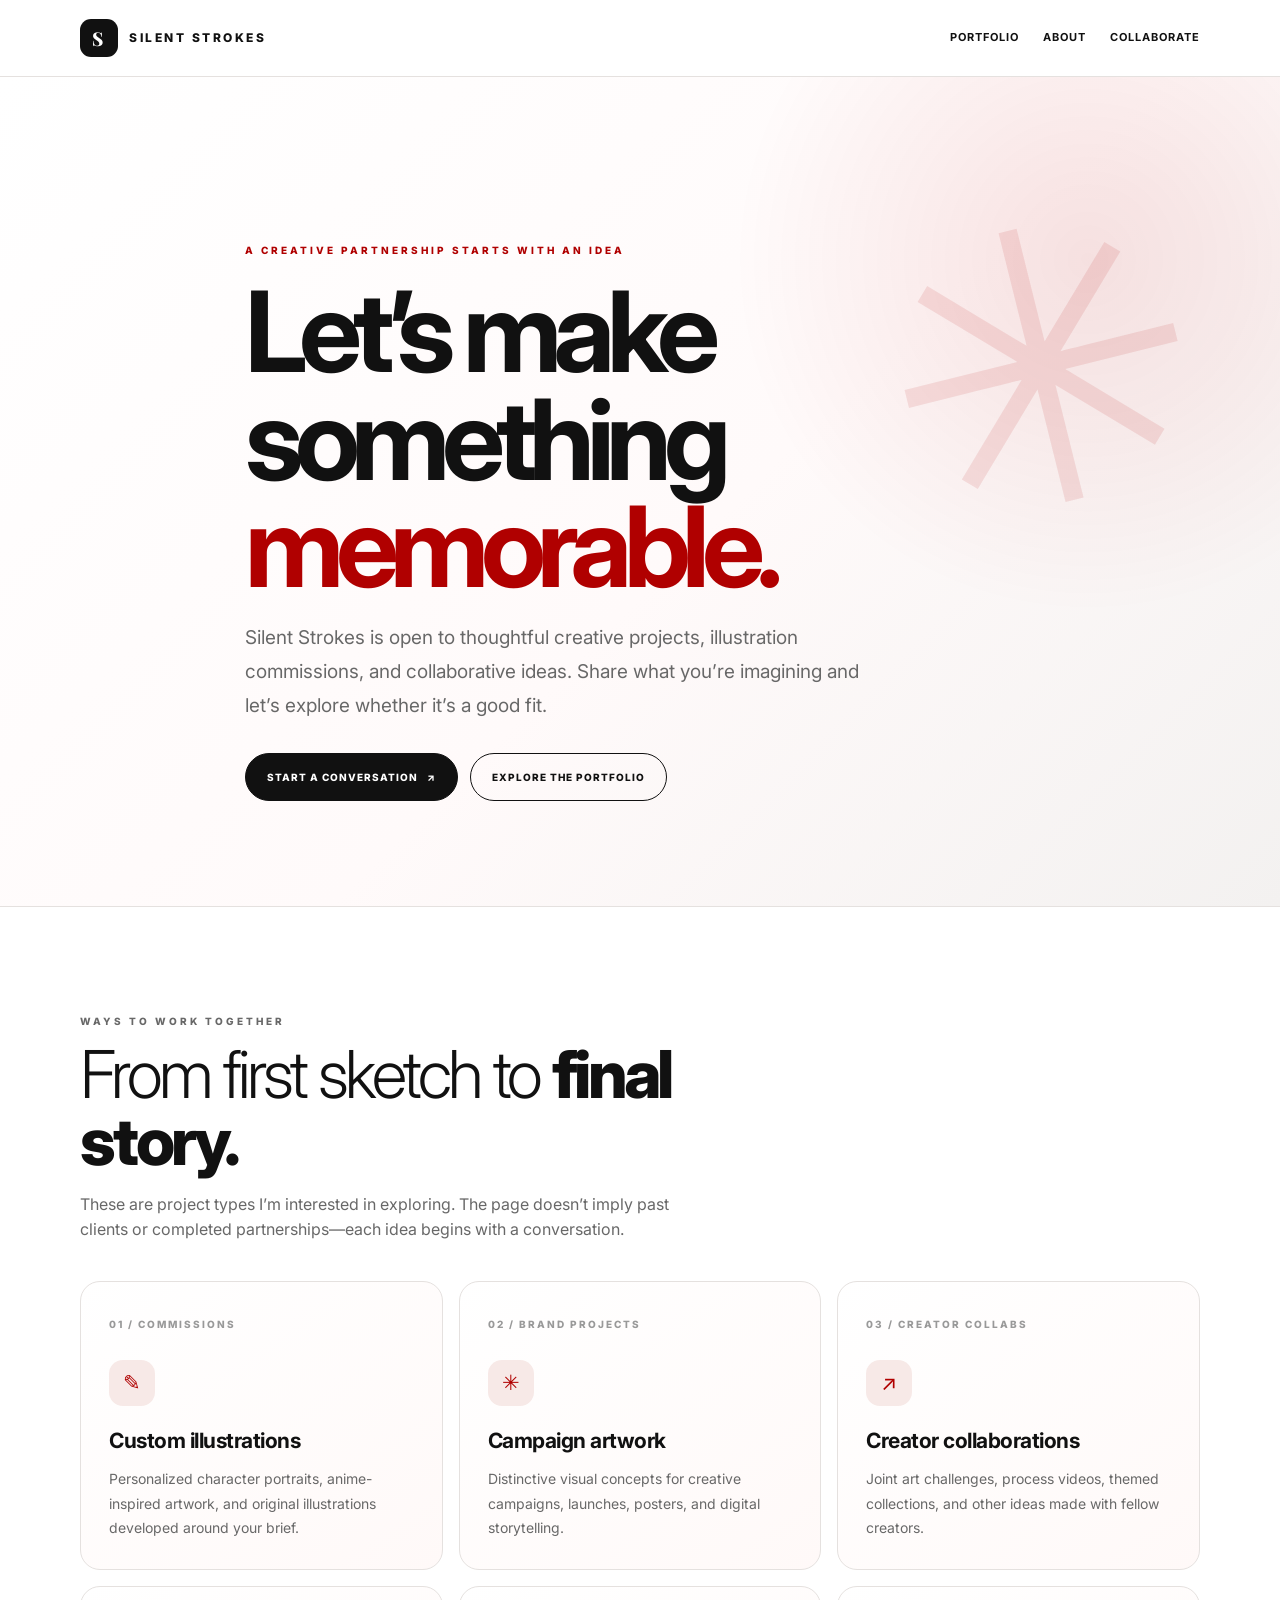
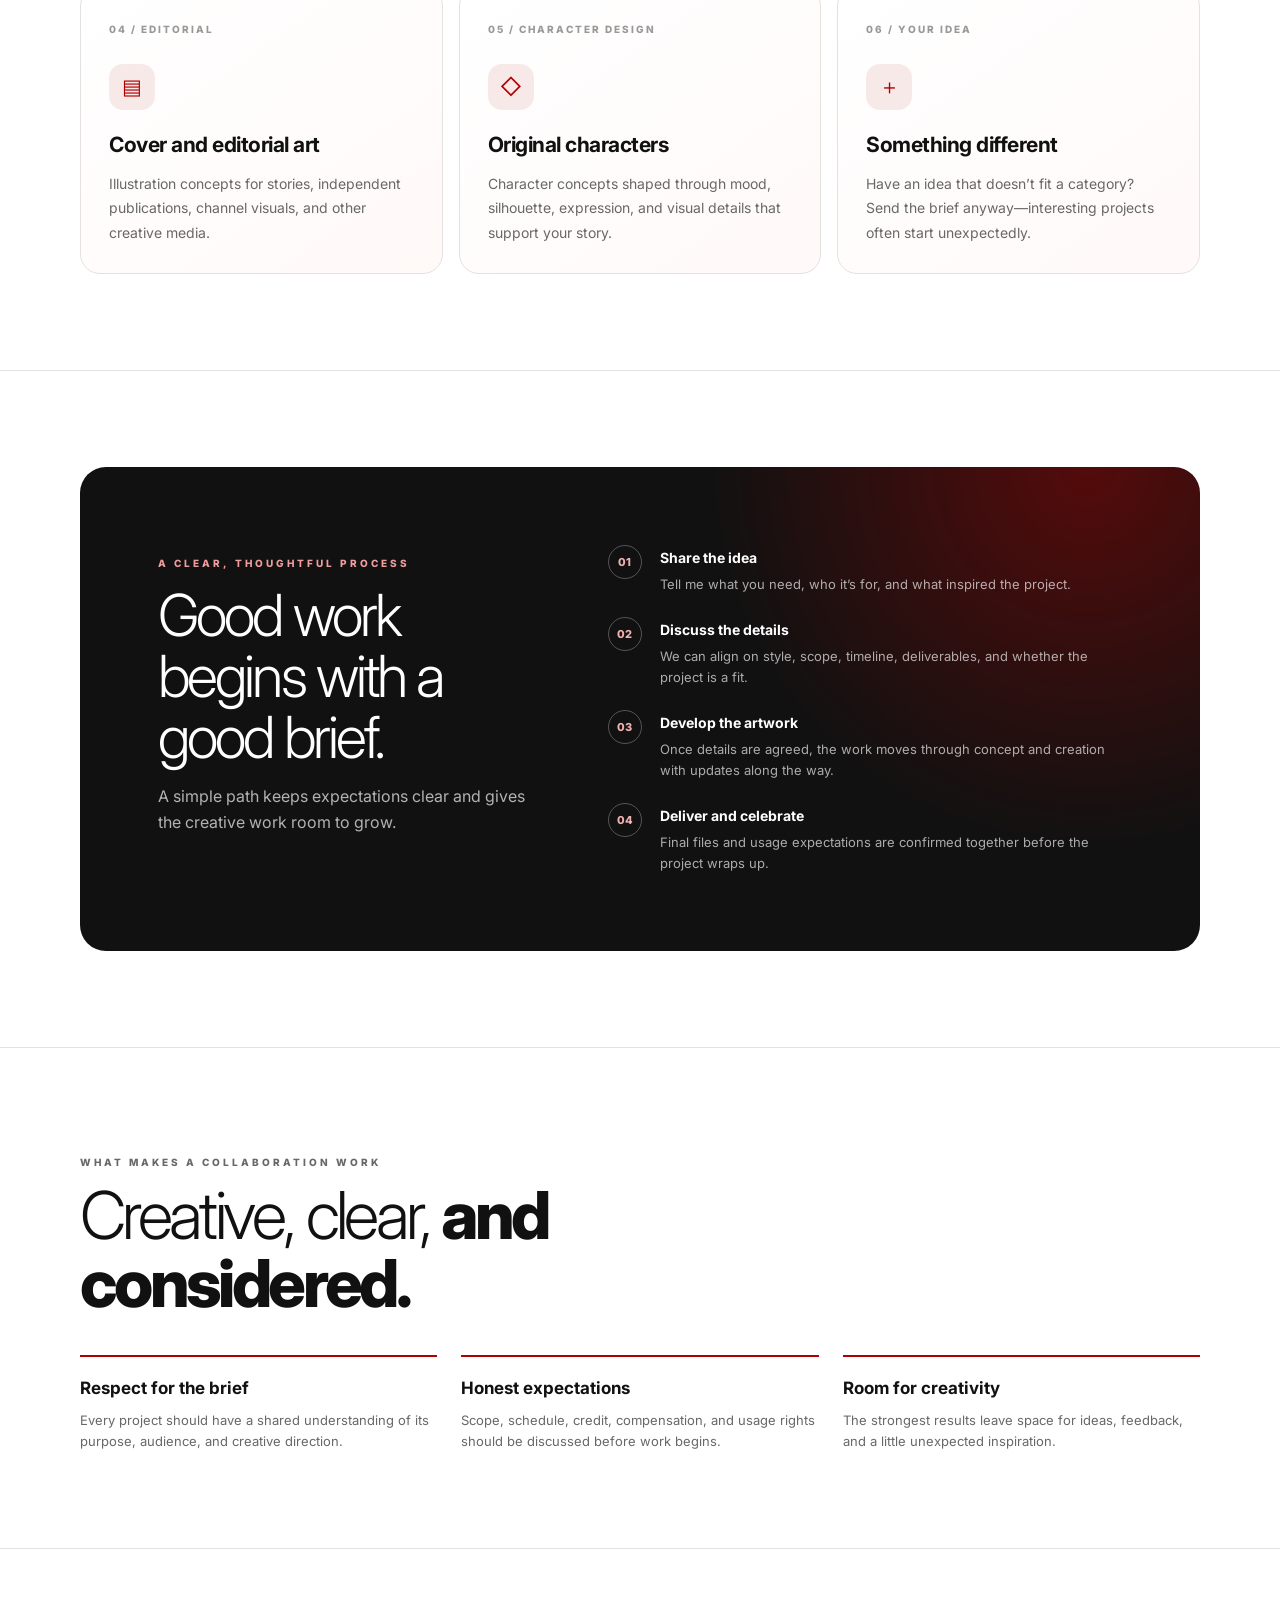
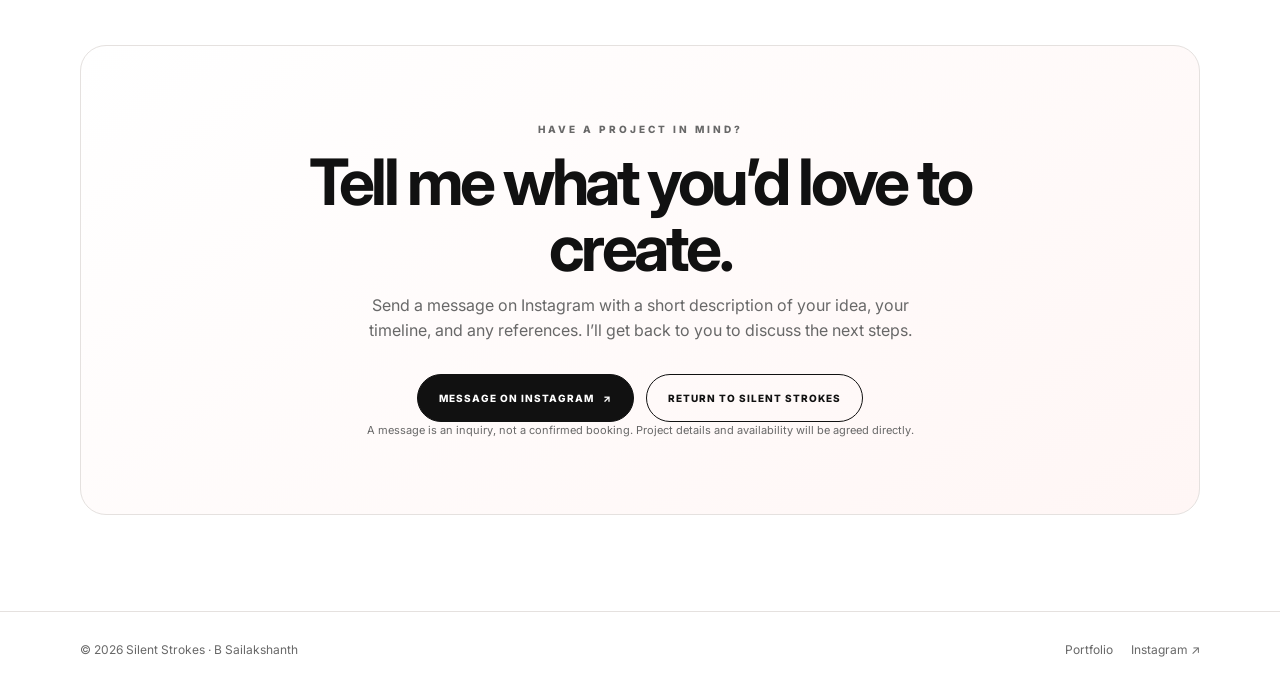
<file: collaborations.html>
<!DOCTYPE html>
<html lang="en">
<head>
  <meta charset="UTF-8">
  <meta name="viewport" content="width=device-width, initial-scale=1">
  <meta name="theme-color" content="#111111">
  <meta name="description" content="Explore collaboration opportunities with Silent Strokes, the art and creative project of B Sailakshanth.">
  <title>Collaborate — Silent Strokes</title>
  <link rel="preconnect" href="https://fonts.googleapis.com">
  <link rel="preconnect" href="https://fonts.gstatic.com" crossorigin>
  <link href="https://fonts.googleapis.com/css2?family=Inter:wght@300;400;500;600;700;800&family=Playfair+Display:ital,wght@0,400;0,500;0,600;1,400&display=swap" rel="stylesheet">
  <style>
    :root {
      color-scheme: light;
      --ink: #111;
      --muted: #686868;
      --line: #e5e1df;
      --paper: #fff;
      --soft: #faf7f6;
      --red: #b00000;
      --deep-red: #750000;
      --serif: "Playfair Display", Georgia, serif;
      --sans: Inter, "Segoe UI", Arial, sans-serif;
    }

    * { box-sizing: border-box; }
    html { scroll-behavior: smooth; scroll-padding-top: 90px; }
    body { margin: 0; color: var(--ink); background: var(--paper); font-family: var(--sans); line-height: 1.6; }
    a { color: inherit; text-decoration: none; }
    button, a { -webkit-tap-highlight-color: transparent; }
    .container { width: min(1120px, calc(100% - 44px)); margin-inline: auto; }
    .topbar { position: sticky; top: 0; z-index: 10; background: rgba(255,255,255,.92); backdrop-filter: blur(16px); border-bottom: 1px solid var(--line); }
    .nav { min-height: 76px; display: flex; align-items: center; justify-content: space-between; gap: 20px; }
    .brand { display: inline-flex; align-items: center; gap: 11px; font-size: 12px; font-weight: 800; letter-spacing: 2.5px; }
    .brand-mark { width: 38px; height: 38px; display: grid; place-items: center; border-radius: 11px; color: #fff; background: var(--ink); font-family: var(--serif); font-size: 19px; }
    .nav-links { display: flex; align-items: center; gap: 24px; font-size: 11px; font-weight: 700; letter-spacing: 1px; text-transform: uppercase; }
    .nav-links a { transition: color .2s ease; }
    .nav-links a:hover { color: var(--red); }
    .hero { position: relative; overflow: hidden; padding: clamp(88px, 13vw, 155px) 0 105px; background: radial-gradient(circle at 85% 22%, rgba(176,0,0,.10), transparent 28%), linear-gradient(135deg, #fff 0%, #fffafa 55%, #f3f1f0 100%); }
    .hero::after { content: "✳"; position: absolute; right: max(4vw, calc((100vw - 1120px)/2)); top: 12%; color: rgba(176,0,0,.10); font-size: clamp(180px, 30vw, 380px); line-height: 1; pointer-events: none; transform: rotate(-14deg); }
    .hero-content { position: relative; z-index: 1; max-width: 790px; }
    .eyebrow { color: var(--red); font-size: 10px; font-weight: 800; letter-spacing: 3px; text-transform: uppercase; }
    h1 { max-width: 760px; margin: 20px 0; font-size: clamp(54px, 9vw, 112px); letter-spacing: -.075em; line-height: .96; }
    h1 span { color: var(--red); }
    .hero-copy { max-width: 650px; color: var(--muted); font-size: clamp(16px, 2vw, 19px); line-height: 1.8; }
    .actions { display: flex; flex-wrap: wrap; gap: 12px; margin-top: 30px; }
    .button { min-height: 48px; display: inline-flex; align-items: center; justify-content: center; gap: 9px; padding: 0 21px; border: 1px solid var(--ink); border-radius: 999px; font-size: 10px; font-weight: 800; letter-spacing: 1px; text-transform: uppercase; transition: transform .2s ease, box-shadow .2s ease, background .2s ease; }
    .button:hover { transform: translateY(-2px); box-shadow: 0 10px 24px rgba(0,0,0,.12); }
    .button.primary { color: #fff; background: var(--ink); }
    .button.secondary { background: transparent; }
    .section { padding: 96px 0; border-top: 1px solid var(--line); }
    .section-heading { max-width: 720px; margin-bottom: 38px; }
    .section-heading h2 { margin: 12px 0 14px; font-size: clamp(38px, 6vw, 66px); font-weight: 300; letter-spacing: -.055em; line-height: 1.02; }
    .section-heading h2 strong { font-weight: 800; }
    .section-heading p { max-width: 640px; color: var(--muted); }
    .offer-grid { display: grid; grid-template-columns: repeat(3, minmax(0, 1fr)); gap: 16px; }
    .offer-card { min-height: 270px; padding: 28px; border: 1px solid var(--line); border-radius: 20px; background: linear-gradient(145deg, #fff, #fff9f8); transition: transform .25s ease, box-shadow .25s ease, border-color .25s ease; }
    .offer-card:hover { transform: translateY(-5px); border-color: #c9b9b5; box-shadow: 0 18px 40px rgba(20,0,0,.07); }
    .offer-number { color: #999; font-size: 10px; font-weight: 800; letter-spacing: 2px; }
    .offer-icon { width: 46px; height: 46px; display: grid; place-items: center; margin: 24px 0 18px; border-radius: 14px; color: var(--red); background: #f7e9e7; font-size: 21px; }
    .offer-card h3 { margin: 0 0 10px; font-size: 21px; letter-spacing: -.5px; }
    .offer-card p { margin: 0; color: var(--muted); font-size: 14px; line-height: 1.75; }
    .process { display: grid; grid-template-columns: .85fr 1.15fr; align-items: start; gap: 70px; padding: 78px; border-radius: 26px; color: #fff; background: radial-gradient(circle at 90% 0, rgba(210,0,0,.35), transparent 34%), #111; }
    .process .eyebrow { color: #ef9c9c; }
    .process h2 { margin: 14px 0; font-size: clamp(36px, 5vw, 58px); font-weight: 300; letter-spacing: -.05em; line-height: 1.05; }
    .process-intro { color: rgba(255,255,255,.68); }
    .steps { display: grid; gap: 23px; margin: 0; padding: 0; list-style: none; }
    .steps li { display: grid; grid-template-columns: 38px 1fr; gap: 14px; align-items: start; }
    .step-number { width: 34px; height: 34px; display: grid; place-items: center; border: 1px solid rgba(255,255,255,.28); border-radius: 50%; color: #f2b1b1; font-size: 11px; font-weight: 800; }
    .steps strong { display: block; margin: 2px 0 4px; font-size: 14px; }
    .steps p { margin: 0; color: rgba(255,255,255,.65); font-size: 13px; }
    .principles { display: grid; grid-template-columns: repeat(3, 1fr); gap: 24px; }
    .principle { padding-top: 18px; border-top: 2px solid var(--red); }
    .principle h3 { margin: 0 0 8px; font-size: 17px; }
    .principle p { margin: 0; color: var(--muted); font-size: 13px; }
    .cta { padding: 75px 30px; border: 1px solid var(--line); border-radius: 26px; text-align: center; background: linear-gradient(145deg, #fff, #fff6f5); }
    .cta h2 { max-width: 720px; margin: 12px auto; font-size: clamp(38px, 6vw, 64px); letter-spacing: -.055em; line-height: 1.03; }
    .cta p { max-width: 590px; margin: 0 auto; color: var(--muted); }
    .cta .actions { justify-content: center; }
    .note { margin: 18px auto 0; color: #858585; font-size: 11px; }
    footer { padding: 28px 0; border-top: 1px solid var(--line); color: var(--muted); font-size: 12px; }
    .footer-inner { display: flex; flex-wrap: wrap; justify-content: space-between; align-items: center; gap: 12px; }
    .footer-links { display: flex; gap: 18px; }
    .footer-links a:hover { color: var(--red); }
    :focus-visible { outline: 3px solid #b00000; outline-offset: 4px; }
    @media (max-width: 820px) {
      .offer-grid { grid-template-columns: 1fr 1fr; }
      .process { grid-template-columns: 1fr; gap: 35px; padding: 42px; }
      .principles { grid-template-columns: 1fr; }
    }
    @media (max-width: 560px) {
      .container { width: min(100% - 32px, 1120px); }
      .nav { min-height: 66px; }
      .nav-links { gap: 12px; font-size: 9px; }
      .nav-links a:nth-child(2) { display: none; }
      .brand { font-size: 10px; letter-spacing: 1.5px; }
      .brand-mark { width: 34px; height: 34px; }
      .hero { padding: 82px 0 76px; }
      .hero::after { right: -40px; top: 44%; font-size: 190px; }
      .section { padding: 72px 0; }
      .offer-grid { grid-template-columns: 1fr; }
      .offer-card { min-height: auto; }
      .process { padding: 30px 24px; }
      .cta { padding: 54px 20px; }
      .actions .button { width: 100%; }
      .footer-inner { flex-direction: column; text-align: center; }
    }
    @media (prefers-reduced-motion: reduce) {
      *, *::before, *::after { scroll-behavior: auto !important; transition-duration: .01ms !important; animation-duration: .01ms !important; animation-iteration-count: 1 !important; }
    }
  </style>
</head>
<body>
  <header class="topbar">
    <div class="container nav">
      <a class="brand" href="./index.html" aria-label="Silent Strokes home">
        <span class="brand-mark" aria-hidden="true">S</span>
        <span>SILENT STROKES</span>
      </a>
      <nav class="nav-links" aria-label="Main navigation">
        <a href="./index.html#gallery">Portfolio</a>
        <a href="./index.html#about">About</a>
        <a href="#contact">Collaborate</a>
      </nav>
    </div>
  </header>

  <main>
    <section class="hero">
      <div class="container hero-content">
        <p class="eyebrow">A creative partnership starts with an idea</p>
        <h1>Let’s make something <span>memorable.</span></h1>
        <p class="hero-copy">Silent Strokes is open to thoughtful creative projects, illustration commissions, and collaborative ideas. Share what you’re imagining and let’s explore whether it’s a good fit.</p>
        <div class="actions">
          <a class="button primary" href="https://www.instagram.com/sailaksh_drawin_official/" target="_blank" rel="noopener noreferrer">Start a conversation <span aria-hidden="true">↗</span></a>
          <a class="button secondary" href="./index.html#gallery">Explore the portfolio</a>
        </div>
      </div>
    </section>

    <section class="section" aria-labelledby="ways-title">
      <div class="container">
        <div class="section-heading">
          <p class="eyebrow">Ways to work together</p>
          <h2 id="ways-title">From first sketch to <strong>final story.</strong></h2>
          <p>These are project types I’m interested in exploring. The page doesn’t imply past clients or completed partnerships—each idea begins with a conversation.</p>
        </div>
        <div class="offer-grid">
          <article class="offer-card">
            <span class="offer-number">01 / COMMISSIONS</span>
            <div class="offer-icon" aria-hidden="true">✎</div>
            <h3>Custom illustrations</h3>
            <p>Personalized character portraits, anime-inspired artwork, and original illustrations developed around your brief.</p>
          </article>
          <article class="offer-card">
            <span class="offer-number">02 / BRAND PROJECTS</span>
            <div class="offer-icon" aria-hidden="true">✳</div>
            <h3>Campaign artwork</h3>
            <p>Distinctive visual concepts for creative campaigns, launches, posters, and digital storytelling.</p>
          </article>
          <article class="offer-card">
            <span class="offer-number">03 / CREATOR COLLABS</span>
            <div class="offer-icon" aria-hidden="true">↗</div>
            <h3>Creator collaborations</h3>
            <p>Joint art challenges, process videos, themed collections, and other ideas made with fellow creators.</p>
          </article>
          <article class="offer-card">
            <span class="offer-number">04 / EDITORIAL</span>
            <div class="offer-icon" aria-hidden="true">▤</div>
            <h3>Cover and editorial art</h3>
            <p>Illustration concepts for stories, independent publications, channel visuals, and other creative media.</p>
          </article>
          <article class="offer-card">
            <span class="offer-number">05 / CHARACTER DESIGN</span>
            <div class="offer-icon" aria-hidden="true">◇</div>
            <h3>Original characters</h3>
            <p>Character concepts shaped through mood, silhouette, expression, and visual details that support your story.</p>
          </article>
          <article class="offer-card">
            <span class="offer-number">06 / YOUR IDEA</span>
            <div class="offer-icon" aria-hidden="true">＋</div>
            <h3>Something different</h3>
            <p>Have an idea that doesn’t fit a category? Send the brief anyway—interesting projects often start unexpectedly.</p>
          </article>
        </div>
      </div>
    </section>

    <section class="section">
      <div class="container">
        <div class="process">
          <div>
            <p class="eyebrow">A clear, thoughtful process</p>
            <h2>Good work begins with a good brief.</h2>
            <p class="process-intro">A simple path keeps expectations clear and gives the creative work room to grow.</p>
          </div>
          <ol class="steps">
            <li><span class="step-number">01</span><div><strong>Share the idea</strong><p>Tell me what you need, who it’s for, and what inspired the project.</p></div></li>
            <li><span class="step-number">02</span><div><strong>Discuss the details</strong><p>We can align on style, scope, timeline, deliverables, and whether the project is a fit.</p></div></li>
            <li><span class="step-number">03</span><div><strong>Develop the artwork</strong><p>Once details are agreed, the work moves through concept and creation with updates along the way.</p></div></li>
            <li><span class="step-number">04</span><div><strong>Deliver and celebrate</strong><p>Final files and usage expectations are confirmed together before the project wraps up.</p></div></li>
          </ol>
        </div>
      </div>
    </section>

    <section class="section">
      <div class="container">
        <div class="section-heading">
          <p class="eyebrow">What makes a collaboration work</p>
          <h2>Creative, clear, <strong>and considered.</strong></h2>
        </div>
        <div class="principles">
          <article class="principle"><h3>Respect for the brief</h3><p>Every project should have a shared understanding of its purpose, audience, and creative direction.</p></article>
          <article class="principle"><h3>Honest expectations</h3><p>Scope, schedule, credit, compensation, and usage rights should be discussed before work begins.</p></article>
          <article class="principle"><h3>Room for creativity</h3><p>The strongest results leave space for ideas, feedback, and a little unexpected inspiration.</p></article>
        </div>
      </div>
    </section>

    <section class="section" id="contact">
      <div class="container">
        <div class="cta">
          <p class="eyebrow">Have a project in mind?</p>
          <h2>Tell me what you’d love to create.</h2>
          <p>Send a message on Instagram with a short description of your idea, your timeline, and any references. I’ll get back to you to discuss the next steps.</p>
          <div class="actions">
            <a class="button primary" href="https://www.instagram.com/sailaksh_drawin_official/" target="_blank" rel="noopener noreferrer">Message on Instagram <span aria-hidden="true">↗</span></a>
            <a class="button secondary" href="./index.html">Return to Silent Strokes</a>
          </div>
          <p class="note">A message is an inquiry, not a confirmed booking. Project details and availability will be agreed directly.</p>
        </div>
      </div>
    </section>
  </main>

  <footer>
    <div class="container footer-inner">
      <span>© <span id="year"></span> Silent Strokes · B Sailakshanth</span>
      <div class="footer-links"><a href="./index.html#gallery">Portfolio</a><a href="https://www.instagram.com/sailaksh_drawin_official/" target="_blank" rel="noopener noreferrer">Instagram ↗</a></div>
    </div>
  </footer>
  <script>document.getElementById("year").textContent = new Date().getFullYear();</script>
</body>
</html>
</file>
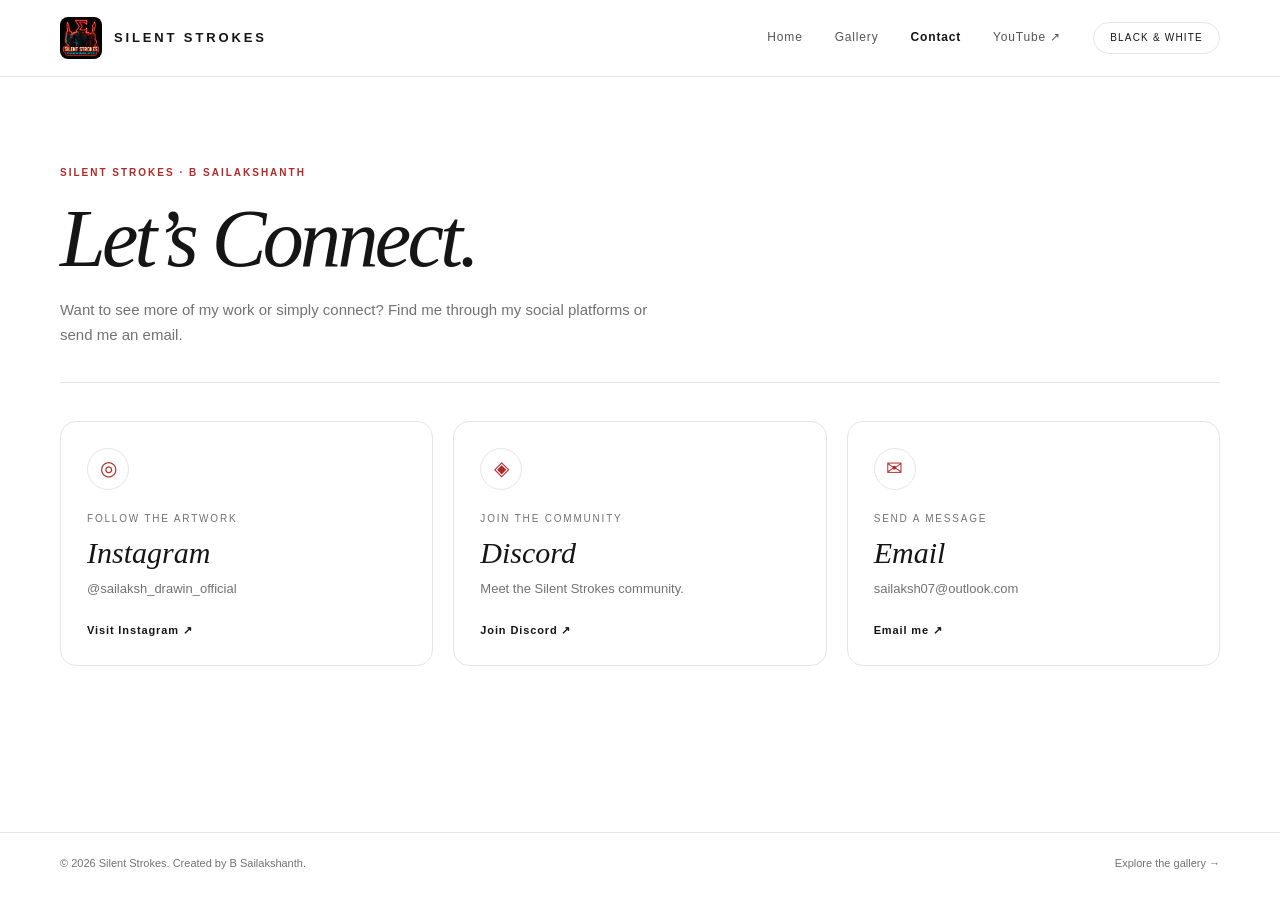
<file: contact.html>
<!doctype html>
<html lang="en"><head><meta charset="utf-8"><meta name="viewport" content="width=device-width,initial-scale=1"><meta name="theme-color" content="#ffffff"><link rel="icon" type="image/png" href="drawing-pad-favicon.png"><meta name="description" content="Contact B Sailakshanth and connect with Silent Strokes."><title>Contact | Silent Strokes</title>
<style>
:root{color-scheme:light;--ink:#151515;--muted:#727272;--line:#e6e6e6;--soft:#f7f7f7;--red:#b32929;--white:#fff}*{box-sizing:border-box}html{scroll-behavior:smooth}body{margin:0;background:var(--white);color:var(--ink);font:15px/1.65 Arial,Helvetica,sans-serif}a{color:inherit}.wrap{width:min(1160px,calc(100% - 56px));margin:0 auto}.site-header{position:sticky;top:0;z-index:5;background:#ffffffed;backdrop-filter:blur(12px);border-bottom:1px solid var(--line)}.nav{min-height:76px;display:flex;align-items:center;justify-content:space-between;gap:28px}.brand{display:flex;align-items:center;gap:12px;text-decoration:none;white-space:nowrap}.brand-logo{width:42px;height:42px;object-fit:cover;border-radius:8px;display:block;flex:none}.brand-name{font-weight:800;font-size:13px;letter-spacing:.22em}.nav-links{display:flex;align-items:center;gap:clamp(14px,2.5vw,34px);font-size:12px;letter-spacing:.07em}.nav-links a{text-decoration:none;color:#555;transition:color .2s}.nav-links a:hover,.nav-links a[aria-current=page]{color:var(--ink);font-weight:700}.nav-links .mode{border:1px solid var(--line);border-radius:30px;padding:9px 16px;font-size:10px;letter-spacing:.12em;color:var(--ink)}main{min-height:calc(100vh - 145px)}.hero{padding:88px 0 34px;border-bottom:1px solid var(--line)}.eyebrow{font-size:10px;letter-spacing:.2em;text-transform:uppercase;font-weight:700;color:var(--red)}h1{font:italic 500 clamp(48px,7vw,82px)/1.06 Georgia,"Times New Roman",serif;letter-spacing:-.045em;margin:14px 0 16px}.intro{color:var(--muted);max-width:600px;margin:0;font-size:15px}.contact-grid{display:grid;grid-template-columns:repeat(3,1fr);gap:20px;padding:38px 0 88px}.contact-card{min-height:245px;display:flex;flex-direction:column;align-items:flex-start;justify-content:space-between;padding:26px;border:1px solid var(--line);border-radius:16px;background:#fff;text-decoration:none;transition:transform .22s ease,box-shadow .22s ease,border-color .22s ease}.contact-card:hover{transform:translateY(-4px);border-color:#c9c9c9;box-shadow:0 14px 34px #00000010}.icon{width:42px;height:42px;border:1px solid var(--line);border-radius:50%;display:grid;place-items:center;font-size:20px;color:var(--red)}.label{font-size:10px;letter-spacing:.18em;text-transform:uppercase;color:var(--muted)}.contact-card h2{font:italic 500 30px/1.15 Georgia,"Times New Roman",serif;margin:8px 0}.contact-card p{font-size:13px;color:var(--muted);margin:0;overflow-wrap:anywhere}.arrow{font-size:11px;font-weight:700;letter-spacing:.08em}.footer{border-top:1px solid var(--line);padding:21px 0;color:var(--muted);font-size:11px}.footer-inner{display:flex;justify-content:space-between;align-items:center;gap:18px}.footer a{text-decoration:none}.footer a:hover{color:var(--ink)}@media(max-width:760px){.wrap{width:min(100% - 36px,1160px)}.nav{min-height:68px;gap:14px}.brand-name{font-size:11px}.nav-links{gap:14px}.nav-links .optional{display:none}.contact-grid{grid-template-columns:1fr 1fr;gap:14px}.hero{padding-top:64px}}@media(max-width:540px){.wrap{width:calc(100% - 28px)}.brand-logo{width:36px;height:36px}.brand-name{letter-spacing:.14em;font-size:10px}.nav-links{gap:11px;font-size:11px}.nav-links .mode{display:none}.contact-grid{grid-template-columns:1fr;padding:25px 0 55px;gap:12px}.contact-card{min-height:190px;padding:21px}.footer-inner{align-items:flex-start;flex-direction:column;gap:5px}}
.nav-links .mode{font:inherit;font-size:10px;line-height:1.2;cursor:pointer;background:transparent;white-space:nowrap}
.nav-links .mode:hover{background:var(--ink);color:var(--white)}
body.bw{color-scheme:dark;--ink:#f2f2f2;--muted:#b8b8b8;--line:#383838;--soft:#1a1a1a;--red:#ff5555;--white:#101010;background:var(--white);color:var(--ink)}
body.bw .site-header{background:#101010ed;border-color:var(--line)}
body.bw .nav-links a{color:#b9b9b9}
body.bw .nav-links .mode{color:var(--ink);border-color:var(--line)}
body.bw .nav-links .mode:hover{background:#f2f2f2;color:#111}
body.bw .contact-card{background:#181818}
body.bw .art{background:#1b1b1b}
body.bw .button{border-color:var(--ink)}
body.bw .button:hover{background:var(--ink);color:var(--white)}
@media(max-width:480px){.nav{gap:8px}.brand{gap:8px}.brand-name{letter-spacing:.1em;font-size:9px}.nav-links{gap:8px;font-size:10px}.nav-links a:first-child{display:none}.nav-links .mode{display:inline-flex;padding:7px 8px;font-size:8px;letter-spacing:.04em}}</style></head><body><header class="site-header"><nav class="nav wrap" aria-label="Main navigation"><a class="brand" href="https://silent-strokes.github.io/silent-strokes/" aria-label="Silent Strokes home"><img class="brand-logo" src="drawing-pad-favicon.png" alt="Silent Strokes illustrated logo"><span class="brand-name">SILENT STROKES</span></a><div class="nav-links"><a href="https://silent-strokes.github.io/silent-strokes/">Home</a><a href="gallery.html">Gallery</a><a href="contact.html" aria-current="page">Contact</a><a class="optional" href="https://www.youtube.com/@sailaksh_drawin_7_official?si=NImZdxwD8kOdMG9W" target="_blank" rel="noopener noreferrer">YouTube ↗</a><button class="mode" type="button" id="themeToggle" aria-pressed="false">BLACK &amp; WHITE</button></div></nav></header>
<main class="wrap"><section class="hero"><div class="eyebrow">Silent Strokes · B Sailakshanth</div><h1>Let’s Connect.</h1><p class="intro">Want to see more of my work or simply connect? Find me through my social platforms or send me an email.</p></section><section class="contact-grid" aria-label="Contact links">
<a class="contact-card" href="https://www.instagram.com/sailaksh_drawin_official/" target="_blank" rel="noopener noreferrer"><span class="icon" aria-hidden="true">◎</span><div><div class="label">Follow the artwork</div><h2>Instagram</h2><p>@sailaksh_drawin_official</p></div><span class="arrow">Visit Instagram ↗</span></a>
<a class="contact-card" href="https://discord.gg/D8CcjGzmh" target="_blank" rel="noopener noreferrer"><span class="icon" aria-hidden="true">◈</span><div><div class="label">Join the community</div><h2>Discord</h2><p>Meet the Silent Strokes community.</p></div><span class="arrow">Join Discord ↗</span></a>
<a class="contact-card" href="mailto:sailaksh07@outlook.com"><span class="icon" aria-hidden="true">✉</span><div><div class="label">Send a message</div><h2>Email</h2><p>sailaksh07@outlook.com</p></div><span class="arrow">Email me ↗</span></a>
</section></main><footer class="footer"><div class="footer-inner wrap"><span>© 2026 Silent Strokes. Created by B Sailakshanth.</span><a href="gallery.html">Explore the gallery →</a></div></footer><script>
(()=>{
 const toggle=document.getElementById('themeToggle');
 if(!toggle)return;
 const key='silentStrokesBW';
 function apply(enabled,save){
  document.body.classList.toggle('bw',enabled);
  toggle.setAttribute('aria-pressed',String(enabled));
  toggle.textContent=enabled?'COLOUR MODE':'BLACK & WHITE';
  if(save){try{localStorage.setItem(key,String(enabled))}catch{}}
 }
 let saved=false;
 try{saved=localStorage.getItem(key)==='true'}catch{}
 apply(saved,false);
 toggle.addEventListener('click',()=>apply(!document.body.classList.contains('bw'),true));
})();
</script></body></html>
</file>
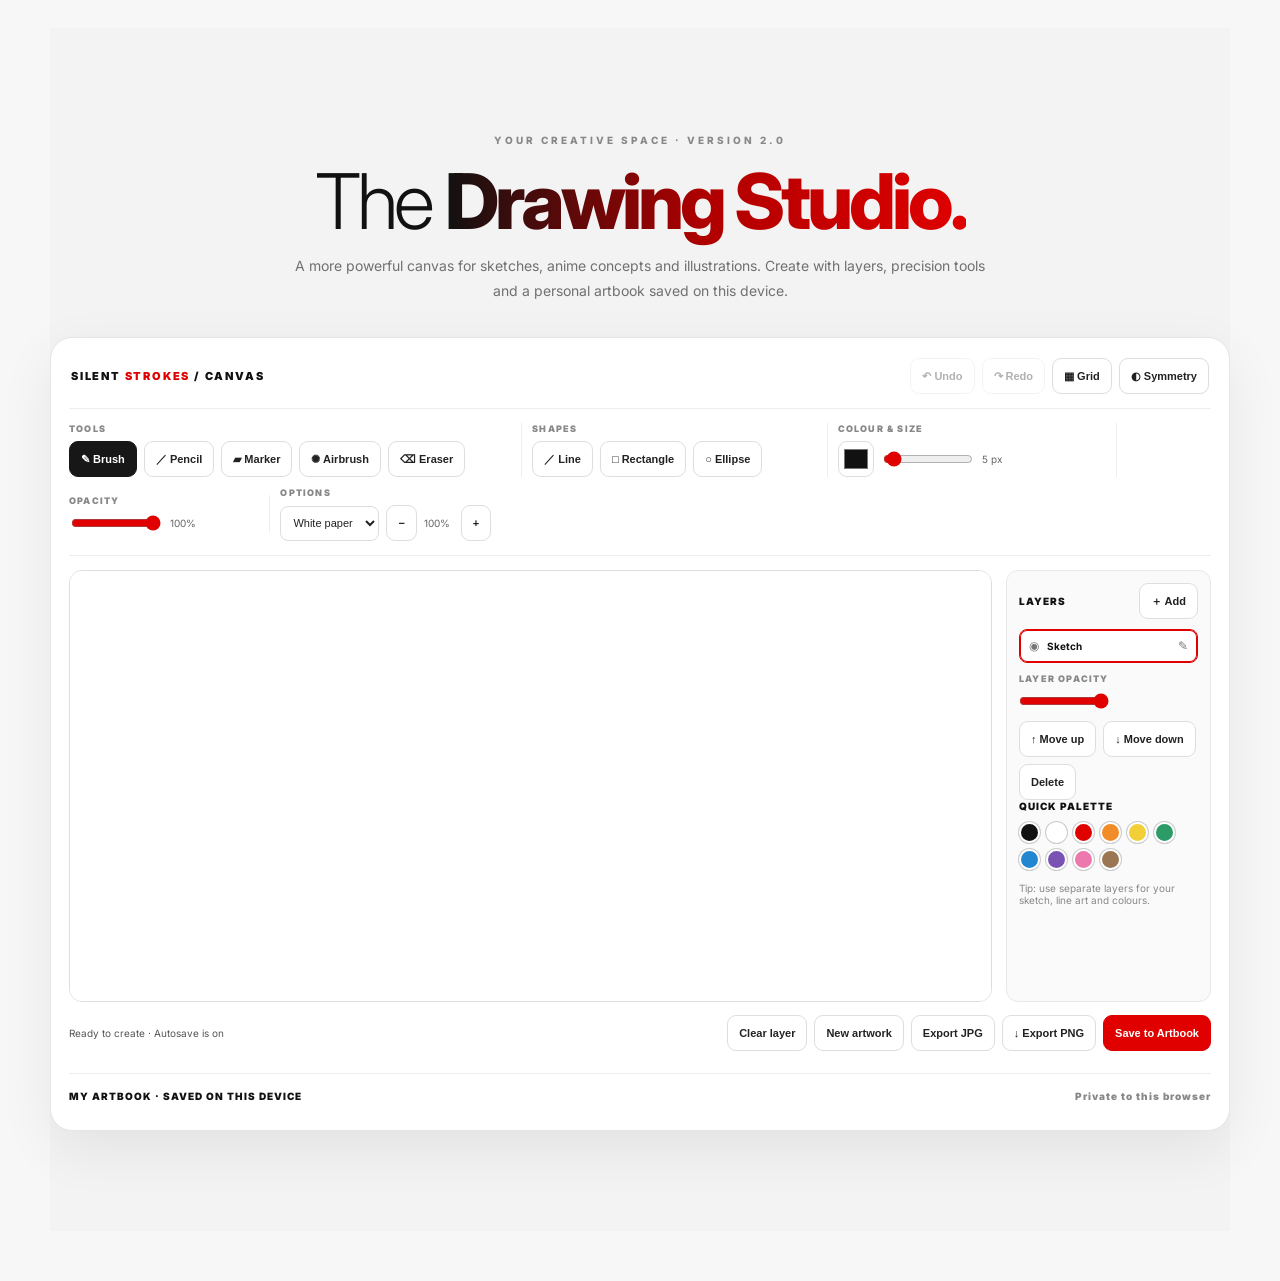
<file: drawing-pad.html>
<!DOCTYPE html>
<html lang="en">
<head>
  <meta charset="UTF-8">
  <meta name="viewport" content="width=device-width, initial-scale=1.0">
  <meta name="theme-color" content="#111111">
  <link rel="preconnect" href="https://fonts.googleapis.com">
  <link rel="preconnect" href="https://fonts.gstatic.com" crossorigin>
  <link href="https://fonts.googleapis.com/css2?family=Inter:wght@300;400;500;600;700;800&family=Playfair+Display:ital,wght@0,400;0,500;0,600;1,400&display=swap" rel="stylesheet">
  <meta name="description" content="Silent Strokes Drawing Pad 2.0 — an advanced browser-based drawing studio.">
  <title>Silent Strokes — Advanced Drawing Pad 2.0</title>
  <style>
    * { box-sizing: border-box; }
    html { scroll-behavior: smooth; }
    body { margin: 0; padding: 28px 18px 50px; background: #f7f7f7; color: #111; font-family: Inter, Arial, sans-serif; }
    .container { width: min(1180px, 100%); margin: auto; }
    .page-header { text-align: center; margin: 0 auto 28px; }
    .page-header .eyebrow { color: #888; font-size: 10px; font-weight: 800; letter-spacing: 3px; }
    .page-header h1 { margin: 12px 0; font-size: clamp(32px, 6vw, 58px); letter-spacing: -2px; }
    .page-header h1 span { color: #d00000; }
    .page-header p { color: #777; font-size: 14px; line-height: 1.7; }
    /* =====================================================
       SILENT STROKES DRAWING PAD 2.0
    ====================================================== */
    #drawing-pad { padding: 100px 0; background: #f3f3f3; color: #111; }
    #drawing-pad .draw-heading { max-width: 760px; margin: 0 auto 34px; text-align: center; }
    #drawing-pad .section-label { display: inline-block; font-size: 10px; font-weight: 800; letter-spacing: 3px; color: #888; }
    #drawing-pad .section-title { font-family: "Inter", sans-serif; font-size: clamp(45px, 6vw, 78px); line-height: .95; letter-spacing: -4px; font-weight: 300; margin: 18px 0 0; color: #111; }
    #drawing-pad .section-title strong { font-weight: 800; background: linear-gradient(90deg, #111, #b00000, #e00000); -webkit-background-clip: text; background-clip: text; -webkit-text-fill-color: transparent; }
    #drawing-pad .draw-heading p { margin: 14px auto 0; max-width: 690px; color: #707070; font-size: 14px; line-height: 1.8; }
    #drawing-pad .draw-workspace { max-width: 1180px; margin: auto; background: #fff; border: 1px solid #e5e5e5; border-radius: 22px; padding: 18px; box-shadow: 0 18px 55px rgba(0,0,0,.07); }
    #drawing-pad .draw-topbar, #drawing-pad .draw-toolbar, #drawing-pad .draw-bottom { display:flex; align-items:center; flex-wrap:wrap; gap:10px; }
    #drawing-pad .draw-topbar { justify-content:space-between; padding:2px 2px 14px; border-bottom:1px solid #eee; margin-bottom:14px; }
    #drawing-pad .draw-brand { font-size:11px; font-weight:900; letter-spacing:1.8px; }
    #drawing-pad .draw-brand span { color:#e00000; }
    #drawing-pad .draw-top-actions, #drawing-pad .draw-actions { display:flex; flex-wrap:wrap; gap:7px; }
    #drawing-pad .draw-toolbar { padding:0 0 14px; border-bottom:1px solid #eee; }
    #drawing-pad .draw-tool-group { display:flex; align-items:center; flex-wrap:wrap; gap:7px; padding-right:12px; border-right:1px solid #eee; }
    #drawing-pad .draw-tool-group:last-child { border:0; }
    #drawing-pad .draw-tool-label { display:block; width:100%; font-size:9px; font-weight:900; letter-spacing:1.2px; color:#888; }
    #drawing-pad .draw-btn { min-height:36px; padding:0 11px; border:1px solid #dedede; border-radius:9px; background:#fff; color:#222; font-size:11px; font-weight:750; cursor:pointer; transition:.18s ease; }
    #drawing-pad .draw-btn:hover, #drawing-pad .draw-btn.active { background:#171717; border-color:#171717; color:#fff; }
    #drawing-pad .draw-btn:disabled { opacity:.35; cursor:not-allowed; }
    #drawing-pad .draw-btn.primary { background:#e00000; color:#fff; border-color:#e00000; }
    #drawing-pad .draw-btn.primary:hover { background:#b90000; }
    #drawing-pad input[type="color"] { width:36px; height:36px; padding:3px; border:1px solid #ddd; border-radius:9px; background:#fff; cursor:pointer; }
    #drawing-pad input[type="range"] { width:90px; accent-color:#e00000; cursor:pointer; }
    #drawing-pad select { min-height:35px; max-width:145px; padding:0 8px; border:1px solid #ddd; border-radius:8px; background:#fff; color:#222; font-size:11px; }
    #drawing-pad .draw-value { min-width:30px; color:#666; font-size:10px; }
    #drawing-pad .draw-main { display:grid; grid-template-columns:minmax(0,1fr) 205px; gap:14px; padding-top:14px; }
    #drawing-pad .draw-stage { min-width:0; }
    #drawing-pad .draw-canvas-wrap { position:relative; overflow:auto; min-height:430px; border:1px solid #dedede; border-radius:13px; background:#fff; }
    #drawing-pad .draw-canvas-stack { position:relative; width:100%; height:430px; min-width:320px; background:#fff; transform-origin:top left; }
    #drawing-pad .draw-canvas-stack canvas { position:absolute; inset:0; display:block; width:100%; height:100%; touch-action:none; cursor:crosshair; }
    #drawing-pad .draw-canvas-wrap.draw-grid .draw-canvas-stack { background-image:linear-gradient(#e9e9e9 1px,transparent 1px),linear-gradient(90deg,#e9e9e9 1px,transparent 1px); background-size:24px 24px; }
    #drawing-pad .draw-sidepanel { border:1px solid #e8e8e8; border-radius:12px; padding:12px; background:#fafafa; }
    #drawing-pad .draw-panel-title { display:flex; justify-content:space-between; align-items:center; margin-bottom:10px; font-size:10px; font-weight:900; letter-spacing:1px; }
    #drawing-pad .draw-layer-list { display:grid; gap:6px; max-height:260px; overflow:auto; }
    #drawing-pad .draw-layer { display:flex; align-items:center; gap:6px; padding:7px; border:1px solid #e6e6e6; border-radius:8px; background:#fff; cursor:pointer; }
    #drawing-pad .draw-layer.active { border-color:#e00000; box-shadow:0 0 0 1px #e00000 inset; }
    #drawing-pad .draw-layer-name { flex:1; min-width:0; overflow:hidden; text-overflow:ellipsis; white-space:nowrap; font-size:10px; font-weight:700; }
    #drawing-pad .draw-layer button { border:0; background:transparent; color:#777; cursor:pointer; font-size:12px; padding:2px; }
    #drawing-pad .draw-layer-opacity { width:100%; margin:9px 0 12px; }
    #drawing-pad .draw-palette { display:flex; flex-wrap:wrap; gap:6px; margin-top:8px; }
    #drawing-pad .draw-swatch { width:21px; height:21px; border:2px solid #fff; border-radius:50%; box-shadow:0 0 0 1px #ccc; cursor:pointer; }
    #drawing-pad .draw-bottom { justify-content:space-between; margin-top:13px; }
    #drawing-pad .draw-hint, #drawing-pad .draw-status { color:#888; font-size:10px; }
    #drawing-pad .draw-status { color:#555; }
    #drawing-pad .draw-mobile-layers { display:none; }
    body.bw #drawing-pad { background:#e9e9e9; }
    @media(max-width:850px) { #drawing-pad .draw-main { grid-template-columns:1fr; } #drawing-pad .draw-sidepanel { display:grid; grid-template-columns:1fr 1fr; gap:12px; } #drawing-pad .draw-panel-block:first-child { grid-row:span 2; } }
    @media(max-width:600px) { #drawing-pad { padding:72px 0; } #drawing-pad .draw-workspace { padding:10px; border-radius:15px; } #drawing-pad .draw-toolbar { align-items:flex-start; } #drawing-pad .draw-tool-group { width:100%; border-right:0; border-bottom:1px solid #eee; padding:0 0 9px; } #drawing-pad .draw-main { gap:9px; } #drawing-pad .draw-canvas-wrap { min-height:340px; } #drawing-pad .draw-canvas-stack { height:340px; } #drawing-pad .draw-sidepanel { grid-template-columns:1fr; } #drawing-pad .draw-bottom { align-items:flex-start; flex-direction:column; } #drawing-pad .draw-actions { width:100%; } #drawing-pad .draw-actions .draw-btn { flex:1; } }
  </style>
</head>
<body>
  <main class="container">
    <!-- =====================================================
         DRAWING PAD 2.0 — SILENT STROKES CREATIVE STUDIO
    ====================================================== -->
    <section id="drawing-pad">
      <div class="container">
        <div class="draw-heading reveal">
          <span class="section-label">YOUR CREATIVE SPACE · VERSION 2.0</span>
          <h2 class="section-title">The <strong>Drawing Studio.</strong></h2>
          <p>A more powerful canvas for sketches, anime concepts and illustrations. Create with layers, precision tools and a personal artbook saved on this device.</p>
        </div>
        <div class="draw-workspace reveal">
          <div class="draw-topbar">
            <div class="draw-brand">SILENT <span>STROKES</span> / CANVAS</div>
            <div class="draw-top-actions">
              <button class="draw-btn" id="drawUndo" type="button" title="Undo (Ctrl+Z)">↶ Undo</button>
              <button class="draw-btn" id="drawRedo" type="button" title="Redo (Ctrl+Y)">↷ Redo</button>
              <button class="draw-btn" id="drawGrid" type="button" aria-pressed="false">▦ Grid</button>
              <button class="draw-btn" id="drawSymmetry" type="button" aria-pressed="false">◐ Symmetry</button>
            </div>
          </div>
          <div class="draw-toolbar" aria-label="Drawing tools">
            <div class="draw-tool-group">
              <span class="draw-tool-label">TOOLS</span>
              <button class="draw-btn active" data-tool="brush" type="button">✎ Brush</button>
              <button class="draw-btn" data-tool="pencil" type="button">／ Pencil</button>
              <button class="draw-btn" data-tool="marker" type="button">▰ Marker</button>
              <button class="draw-btn" data-tool="airbrush" type="button">✺ Airbrush</button>
              <button class="draw-btn" data-tool="eraser" type="button">⌫ Eraser</button>
            </div>
            <div class="draw-tool-group">
              <span class="draw-tool-label">SHAPES</span>
              <button class="draw-btn" data-tool="line" type="button">／ Line</button>
              <button class="draw-btn" data-tool="rectangle" type="button">□ Rectangle</button>
              <button class="draw-btn" data-tool="ellipse" type="button">○ Ellipse</button>
            </div>
            <div class="draw-tool-group">
              <span class="draw-tool-label">COLOUR & SIZE</span>
              <input id="drawColor" type="color" value="#111111" aria-label="Drawing colour">
              <input id="drawSize" type="range" min="1" max="80" value="5" aria-label="Brush size">
              <span id="drawSizeValue" class="draw-value">5 px</span>
            </div>
            <div class="draw-tool-group">
              <span class="draw-tool-label">OPACITY</span>
              <input id="drawOpacity" type="range" min="5" max="100" value="100" aria-label="Tool opacity">
              <span id="drawOpacityValue" class="draw-value">100%</span>
            </div>
            <div class="draw-tool-group">
              <span class="draw-tool-label">OPTIONS</span>
              <select id="drawBackground" aria-label="Canvas background">
                <option value="#ffffff">White paper</option><option value="#f4f0e8">Warm paper</option><option value="#1d1d1d">Dark paper</option><option value="transparent">Transparent</option>
              </select>
              <button class="draw-btn" id="drawZoomOut" type="button" aria-label="Zoom out">−</button>
              <span class="draw-value" id="drawZoomValue">100%</span>
              <button class="draw-btn" id="drawZoomIn" type="button" aria-label="Zoom in">+</button>
            </div>
          </div>
          <div class="draw-main">
            <div class="draw-stage">
              <div class="draw-canvas-wrap" id="drawCanvasWrap">
                <div class="draw-canvas-stack" id="drawCanvasStack">
                  <canvas id="silentDrawingCanvas" aria-label="Drawing canvas" role="img"></canvas>
                </div>
              </div>
            </div>
            <aside class="draw-sidepanel" aria-label="Layers and colour palette">
              <div class="draw-panel-block">
                <div class="draw-panel-title"><span>LAYERS</span><button class="draw-btn" id="drawAddLayer" type="button">＋ Add</button></div>
                <div class="draw-layer-list" id="drawLayerList"></div>
                <label class="draw-tool-label" for="drawLayerOpacity" style="margin-top:10px">LAYER OPACITY</label>
                <input class="draw-layer-opacity" id="drawLayerOpacity" type="range" min="0" max="100" value="100" aria-label="Layer opacity">
                <div class="draw-top-actions">
                  <button class="draw-btn" id="drawLayerUp" type="button">↑ Move up</button>
                  <button class="draw-btn" id="drawLayerDown" type="button">↓ Move down</button>
                  <button class="draw-btn" id="drawDeleteLayer" type="button">Delete</button>
                </div>
              </div>
              <div class="draw-panel-block">
                <div class="draw-panel-title"><span>QUICK PALETTE</span></div>
                <div class="draw-palette" id="drawPalette">
                  <button class="draw-swatch" style="background:#111111" data-color="#111111" aria-label="Black"></button><button class="draw-swatch" style="background:#ffffff" data-color="#ffffff" aria-label="White"></button><button class="draw-swatch" style="background:#e00000" data-color="#e00000" aria-label="Red"></button><button class="draw-swatch" style="background:#f28c28" data-color="#f28c28" aria-label="Orange"></button><button class="draw-swatch" style="background:#f2cf36" data-color="#f2cf36" aria-label="Yellow"></button><button class="draw-swatch" style="background:#2c9b68" data-color="#2c9b68" aria-label="Green"></button><button class="draw-swatch" style="background:#2386d1" data-color="#2386d1" aria-label="Blue"></button><button class="draw-swatch" style="background:#7952b3" data-color="#7952b3" aria-label="Purple"></button><button class="draw-swatch" style="background:#ed78ad" data-color="#ed78ad" aria-label="Pink"></button><button class="draw-swatch" style="background:#9b7653" data-color="#9b7653" aria-label="Brown"></button>
                </div>
                <p class="draw-hint" style="margin-top:12px">Tip: use separate layers for your sketch, line art and colours.</p>
              </div>
            </aside>
          </div>
          <div class="draw-bottom">
            <span class="draw-status" id="drawStatus" role="status" aria-live="polite">Ready to create · Autosave is on</span>
            <div class="draw-actions">
              <button class="draw-btn" id="drawClear" type="button">Clear layer</button>
              <button class="draw-btn" id="drawNew" type="button">New artwork</button>
              <button class="draw-btn" id="drawExportJpg" type="button">Export JPG</button>
              <button class="draw-btn" id="drawExportPng" type="button">↓ Export PNG</button>
              <button class="draw-btn primary" id="drawSaveArt" type="button">Save to Artbook</button>
            </div>
          </div>
          <div class="draw-artbook" style="margin-top:22px;padding-top:16px;border-top:1px solid #eee">
            <div class="draw-panel-title"><span>MY ARTBOOK · SAVED ON THIS DEVICE</span><span class="draw-hint">Private to this browser</span></div>
            <div id="drawArtbook" style="display:grid;grid-template-columns:repeat(auto-fill,minmax(115px,1fr));gap:10px"></div>
          </div>
        </div>
      </div>
    </section>
  </main>
  <script>
    /* =====================================================
       DRAWING PAD 2.0 — LAYERS, HISTORY, EXPORT & ARTBOOK
    ====================================================== */
    (() => {
      const $ = id => document.getElementById(id);
      const stack = $('drawCanvasStack'), wrap = $('drawCanvasWrap');
      const firstCanvas = $('silentDrawingCanvas');
      if (!stack || !firstCanvas) return;
      const color = $('drawColor'), size = $('drawSize'), opacity = $('drawOpacity');
      const status = $('drawStatus'), layerList = $('drawLayerList');
      const ARTBOOK_KEY = 'silentStrokesArtbookV2';
      const PROJECT_KEY = 'silentStrokesDrawingProjectV2';
      const dpr = () => Math.max(1, Math.min(2, window.devicePixelRatio || 1));
      let layers = [], active = 0, tool = 'brush', drawing = false, start = null;
      let previewImage = null, zoom = 1, symmetry = false, grid = false;
      let autosaveTimer = null;
      const say = message => { status.textContent = message; };
      const makeLayer = (name, canvas = null) => {
        const c = canvas || document.createElement('canvas');
        c.className = 'draw-layer-canvas'; c.setAttribute('aria-hidden','true');
        stack.appendChild(c);
        const layer = { name, canvas:c, ctx:c.getContext('2d'), visible:true, opacity:1, history:[], index:-1 };
        resizeLayer(layer, true); return layer;
      };
      function resizeLayer(layer, fresh=false) {
        const w = Math.max(320, stack.clientWidth || 900), h = Math.max(300, stack.clientHeight || 430);
        const old = document.createElement('canvas');
        if (!fresh && layer.canvas.width && layer.canvas.height) { old.width=layer.canvas.width; old.height=layer.canvas.height; old.getContext('2d').drawImage(layer.canvas,0,0); }
        layer.canvas.width=Math.round(w*dpr()); layer.canvas.height=Math.round(h*dpr());
        layer.ctx=layer.canvas.getContext('2d'); layer.ctx.setTransform(dpr(),0,0,dpr(),0,0);
        if (!fresh && old.width) layer.ctx.drawImage(old,0,0,old.width,old.height,0,0,w,h);
      }
      function dimensions(){ return {w:stack.clientWidth||900,h:stack.clientHeight||430}; }
      function snapshot(layer=layers[active]) {
        if (!layer) return;
        const c=document.createElement('canvas'); c.width=layer.canvas.width; c.height=layer.canvas.height;
        c.getContext('2d').drawImage(layer.canvas,0,0);
        layer.history=layer.history.slice(0,layer.index+1); layer.history.push(c);
        if(layer.history.length>35) layer.history.shift();
        layer.index=layer.history.length-1; updateHistoryButtons(); scheduleSave();
      }
      function restore(layer, index) {
        if (!layer || index<0 || index>=layer.history.length) return;
        layer.index=index; const {w,h}=dimensions();
        layer.ctx.setTransform(1,0,0,1,0,0); layer.ctx.clearRect(0,0,layer.canvas.width,layer.canvas.height);
        layer.ctx.drawImage(layer.history[index],0,0);
        layer.ctx.setTransform(dpr(),0,0,dpr(),0,0); updateHistoryButtons(); scheduleSave();
      }
      function updateHistoryButtons(){ $('drawUndo').disabled=!layers[active]||layers[active].index<=0; $('drawRedo').disabled=!layers[active]||layers[active].index>=layers[active].history.length-1; }
      function renderLayers(){
        layerList.innerHTML='';
        layers.forEach((layer,i)=>{
          layer.canvas.style.display=layer.visible?'block':'none'; layer.canvas.style.opacity=String(layer.opacity);
          const row=document.createElement('div'); row.className='draw-layer'+(i===active?' active':'');
          const eye=document.createElement('button'); eye.type='button'; eye.textContent=layer.visible?'◉':'○'; eye.title='Show or hide layer'; eye.addEventListener('click',e=>{e.stopPropagation();layer.visible=!layer.visible;renderLayers();scheduleSave();});
          const name=document.createElement('span'); name.className='draw-layer-name'; name.textContent=layer.name;
          const rename=document.createElement('button'); rename.type='button'; rename.textContent='✎'; rename.title='Rename layer'; rename.addEventListener('click',e=>{e.stopPropagation();const n=prompt('Layer name',layer.name);if(n&&n.trim()){layer.name=n.trim().slice(0,32);renderLayers();scheduleSave();}});
          row.append(eye,name,rename); row.addEventListener('click',()=>selectLayer(i)); layerList.appendChild(row);
        });
        $('drawLayerOpacity').value=Math.round((layers[active]?.opacity??1)*100); updateHistoryButtons();
      }
      function selectLayer(i){active=Math.max(0,Math.min(i,layers.length-1));renderLayers();say('Selected '+layers[active].name);}
      function addLayer(name){const layer=makeLayer(name||('Layer '+(layers.length+1)));layers.push(layer);layer.history=[];snapshot(layer);selectLayer(layers.length-1);}
      function removeLayer(){if(layers.length===1){say('Keep at least one layer in your artwork.');return;}const l=layers.splice(active,1)[0];l.canvas.remove();selectLayer(Math.max(0,active-1));scheduleSave();}
      function moveLayer(delta){const n=active+delta;if(n<0||n>=layers.length)return;const [l]=layers.splice(active,1);layers.splice(n,0,l);layers.forEach(x=>stack.appendChild(x.canvas));selectLayer(n);scheduleSave();}
      function point(e){const r=stack.getBoundingClientRect();return{x:(e.clientX-r.left)/zoom,y:(e.clientY-r.top)/zoom};}
      function styleContext(ctx){ctx.lineCap='round';ctx.lineJoin='round';ctx.strokeStyle=color.value;ctx.fillStyle=color.value;ctx.lineWidth=Number(size.value);ctx.globalAlpha=Number(opacity.value)/100;}
      function strokeSegment(ctx,a,b,mirror=false){const p=mirror?{x:dimensions().w-a.x,y:a.y}:a,q=mirror?{x:dimensions().w-b.x,y:b.y}:b;ctx.beginPath();ctx.moveTo(p.x,p.y);ctx.lineTo(q.x,q.y);ctx.stroke();}
      function drawShape(ctx,a,b){ctx.beginPath();if(tool==='line'){ctx.moveTo(a.x,a.y);ctx.lineTo(b.x,b.y);ctx.stroke();}else if(tool==='rectangle'){ctx.strokeRect(a.x,a.y,b.x-a.x,b.y-a.y);}else if(tool==='ellipse'){ctx.ellipse((a.x+b.x)/2,(a.y+b.y)/2,Math.abs(b.x-a.x)/2,Math.abs(b.y-a.y)/2,0,0,Math.PI*2);ctx.stroke();}}
      function drawAirbrush(ctx,p){const radius=Math.max(2,Number(size.value)/2);for(let i=0;i<22;i++){const a=Math.random()*Math.PI*2, d=Math.random()*radius;ctx.beginPath();ctx.arc(p.x+Math.cos(a)*d,p.y+Math.sin(a)*d,Math.random()*1.5+.3,0,Math.PI*2);ctx.fill();}}
      function begin(e){if(e.button!==undefined&&e.button!==0)return;e.preventDefault();drawing=true;stack.setPointerCapture?.(e.pointerId);start=point(e);const l=layers[active];previewImage=document.createElement('canvas');previewImage.width=l.canvas.width;previewImage.height=l.canvas.height;previewImage.getContext('2d').drawImage(l.canvas,0,0);styleContext(l.ctx);if(tool==='eraser'){l.ctx.globalCompositeOperation='destination-out';}if(['line','rectangle','ellipse'].includes(tool))return;if(tool==='airbrush'){drawAirbrush(l.ctx,start);}else{l.ctx.beginPath();l.ctx.arc(start.x,start.y,Math.max(0.5,Number(size.value)/2),0,Math.PI*2);l.ctx.fill();if(symmetry) {l.ctx.beginPath();l.ctx.arc(dimensions().w-start.x,start.y,Math.max(0.5,Number(size.value)/2),0,Math.PI*2);l.ctx.fill();}}}
      function move(e){if(!drawing)return;e.preventDefault();const p=point(e),l=layers[active];l.ctx.setTransform(dpr(),0,0,dpr(),0,0);if(['line','rectangle','ellipse'].includes(tool)){l.ctx.clearRect(0,0,l.canvas.width/dpr(),l.canvas.height/dpr());l.ctx.drawImage(previewImage,0,0,previewImage.width/dpr(),previewImage.height/dpr());styleContext(l.ctx);drawShape(l.ctx,start,p);return;}styleContext(l.ctx);if(tool==='eraser')l.ctx.globalCompositeOperation='destination-out';if(tool==='airbrush'){drawAirbrush(l.ctx,p);}else{l.ctx.lineWidth=Number(size.value)*(tool==='marker'?2:1);l.ctx.globalAlpha=(Number(opacity.value)/100)*(tool==='marker'?.28:tool==='pencil'?.65:1);strokeSegment(l.ctx,start,p);if(symmetry)strokeSegment(l.ctx,start,p,true);}start=p;}
      function end(){if(!drawing)return;drawing=false;const l=layers[active];l.ctx.globalCompositeOperation='source-over';l.ctx.globalAlpha=1;previewImage=null;snapshot(l);say('Saved locally · '+l.name);}
      function setTool(next){tool=next;document.querySelectorAll('#drawing-pad [data-tool]').forEach(b=>{b.classList.toggle('active',b.dataset.tool===tool);b.setAttribute('aria-pressed',String(b.dataset.tool===tool));});firstCanvas.style.cursor=tool==='eraser'?'cell':'crosshair';}
      function composite(background=null){const {w,h}=dimensions(),out=document.createElement('canvas');out.width=Math.round(w*dpr());out.height=Math.round(h*dpr());const c=out.getContext('2d');if(background&&background!=='transparent'){c.fillStyle=background;c.fillRect(0,0,out.width,out.height);}layers.forEach(l=>{if(l.visible){c.globalAlpha=l.opacity;c.drawImage(l.canvas,0,0,out.width,out.height);}});c.globalAlpha=1;return out;}
      function download(type){const bg=type==='image/jpeg'?($('drawBackground').value==='transparent'?'#ffffff':$('drawBackground').value):null;const out=composite(bg);const a=document.createElement('a');a.download='silent-strokes-artwork.'+(type==='image/jpeg'?'jpg':'png');a.href=out.toDataURL(type,.94);a.click();say('Artwork exported successfully.');}
      function artbook(){let items=[];try{items=JSON.parse(localStorage.getItem(ARTBOOK_KEY)||'[]');}catch{}const host=$('drawArtbook');host.innerHTML='';items.forEach((item,i)=>{const card=document.createElement('div');card.style.cssText='border:1px solid #e5e5e5;border-radius:9px;padding:6px;background:#fff;';const img=document.createElement('img');img.src=item.data;img.alt=item.name;img.style.cssText='width:100%;aspect-ratio:1.4;object-fit:contain;background:#f4f4f4;border-radius:5px;';const label=document.createElement('div');label.textContent=item.name;label.style.cssText='font-size:10px;font-weight:700;margin:6px 0;overflow:hidden;text-overflow:ellipsis;white-space:nowrap;';const actions=document.createElement('div');actions.style.cssText='display:flex;gap:4px;';const load=document.createElement('button');load.className='draw-btn';load.textContent='Open';load.style.flex='1';load.addEventListener('click',()=>{const im=new Image();im.onload=()=>{layers.forEach(l=>{l.ctx.clearRect(0,0,l.canvas.width,l.canvas.height);l.ctx.drawImage(im,0,0,dimensions().w,dimensions().h);l.history=[];snapshot(l);});say('Opened '+item.name);};im.src=item.data;});const del=document.createElement('button');del.className='draw-btn';del.textContent='×';del.addEventListener('click',()=>{items.splice(i,1);localStorage.setItem(ARTBOOK_KEY,JSON.stringify(items));artbook();});actions.append(load,del);card.append(img,label,actions);host.appendChild(card);});}
      function saveArt(){try{const items=JSON.parse(localStorage.getItem(ARTBOOK_KEY)||'[]');if(items.length>=20){say('Artbook is full (20 artworks). Delete one to save another.');return;}const name=prompt('Name your artwork','My Silent Strokes artwork');if(!name)return;items.unshift({name:name.trim().slice(0,60),data:composite('#ffffff').toDataURL('image/png'),date:new Date().toISOString()});localStorage.setItem(ARTBOOK_KEY,JSON.stringify(items));artbook();say('Artwork saved to your private Artbook.');}catch(e){say('Could not save: browser storage may be full. Export a PNG instead.');}}
      function scheduleSave(){clearTimeout(autosaveTimer);autosaveTimer=setTimeout(()=>{try{const data=layers.map(l=>({name:l.name,visible:l.visible,opacity:l.opacity,image:l.canvas.toDataURL('image/png')}));localStorage.setItem(PROJECT_KEY,JSON.stringify({data,active,background:$('drawBackground').value}));}catch(e){say('Autosave storage is full. Export your artwork to keep a copy.');}},450);}
      function loadProject(){try{const p=JSON.parse(localStorage.getItem(PROJECT_KEY)||'null');if(!p?.data?.length)return false;layers.forEach(l=>l.canvas.remove());layers=[];p.data.forEach((d,i)=>{const l=makeLayer(d.name||('Layer '+(i+1)));l.visible=d.visible!==false;l.opacity=Number.isFinite(d.opacity)?d.opacity:1;const im=new Image();im.onload=()=>{l.ctx.drawImage(im,0,0,dimensions().w,dimensions().h);l.history=[];snapshot(l);renderLayers();};im.src=d.image;layers.push(l);});active=Math.min(p.active||0,layers.length-1);$('drawBackground').value=p.background||'#ffffff';renderLayers();return true;}catch{return false;}}
      firstCanvas.className='draw-layer-canvas';layers=[{name:'Sketch',canvas:firstCanvas,ctx:firstCanvas.getContext('2d'),visible:true,opacity:1,history:[],index:-1}];resizeLayer(layers[0],true);snapshot(layers[0]);
      $('drawSize').addEventListener('input',()=>{$('drawSizeValue').textContent=size.value+' px';});opacity.addEventListener('input',()=>{$('drawOpacityValue').textContent=opacity.value+'%';});
      document.querySelectorAll('#drawing-pad [data-tool]').forEach(b=>b.addEventListener('click',()=>setTool(b.dataset.tool)));
      firstCanvas.addEventListener('pointerdown',begin);firstCanvas.addEventListener('pointermove',move);firstCanvas.addEventListener('pointerup',end);firstCanvas.addEventListener('pointercancel',end);firstCanvas.addEventListener('lostpointercapture',end);
      $('drawUndo').addEventListener('click',()=>{const l=layers[active];restore(l,l.index-1);});$('drawRedo').addEventListener('click',()=>{const l=layers[active];restore(l,l.index+1);});
      $('drawAddLayer').addEventListener('click',()=>addLayer());$('drawDeleteLayer').addEventListener('click',removeLayer);$('drawLayerUp').addEventListener('click',()=>moveLayer(1));$('drawLayerDown').addEventListener('click',()=>moveLayer(-1));$('drawLayerOpacity').addEventListener('input',e=>{layers[active].opacity=Number(e.target.value)/100;renderLayers();scheduleSave();});
      $('drawGrid').addEventListener('click',()=>{grid=!grid;wrap.classList.toggle('draw-grid',grid);$('drawGrid').classList.toggle('active',grid);$('drawGrid').setAttribute('aria-pressed',String(grid));});$('drawSymmetry').addEventListener('click',()=>{symmetry=!symmetry;$('drawSymmetry').classList.toggle('active',symmetry);$('drawSymmetry').setAttribute('aria-pressed',String(symmetry));});
      $('drawPalette').addEventListener('click',e=>{const b=e.target.closest('[data-color]');if(b)color.value=b.dataset.color;});$('drawZoomIn').addEventListener('click',()=>setZoom(zoom+.1));$('drawZoomOut').addEventListener('click',()=>setZoom(zoom-.1));function setZoom(v){zoom=Math.max(.5,Math.min(2,v));stack.style.transform=`scale(${zoom})`;stack.style.marginBottom=(dimensions().h*(zoom-1))+'px';$('drawZoomValue').textContent=Math.round(zoom*100)+'%';}
      $('drawBackground').addEventListener('change',e=>{stack.style.background=e.target.value==='transparent'?'transparent':e.target.value;scheduleSave();});$('drawClear').addEventListener('click',()=>{if(!confirm('Clear the active layer?'))return;const l=layers[active];l.ctx.clearRect(0,0,l.canvas.width,l.canvas.height);snapshot(l);say('Active layer cleared.');});$('drawNew').addEventListener('click',()=>{if(!confirm('Start a new artwork? This replaces the current canvas.'))return;layers.forEach(l=>l.canvas.remove());layers=[];addLayer('Sketch');say('New artwork started.');});$('drawExportPng').addEventListener('click',()=>download('image/png'));$('drawExportJpg').addEventListener('click',()=>download('image/jpeg'));$('drawSaveArt').addEventListener('click',saveArt);
      document.addEventListener('keydown',e=>{if((e.ctrlKey||e.metaKey)&&e.key.toLowerCase()==='z'){e.preventDefault();$('drawUndo').click();}else if((e.ctrlKey||e.metaKey)&&(e.key.toLowerCase()==='y'||(e.shiftKey&&e.key.toLowerCase()==='z'))){e.preventDefault();$('drawRedo').click();}});
      let resizeTimer;window.addEventListener('resize',()=>{clearTimeout(resizeTimer);resizeTimer=setTimeout(()=>{layers.forEach(l=>resizeLayer(l));layers.forEach(l=>{l.history=[];snapshot(l);});renderLayers();},150);});
      if(!loadProject())renderLayers();artbook();setTool('brush');say('Ready to create · Autosave is on');
    })();
  </script>
</body>
</html>
</file>
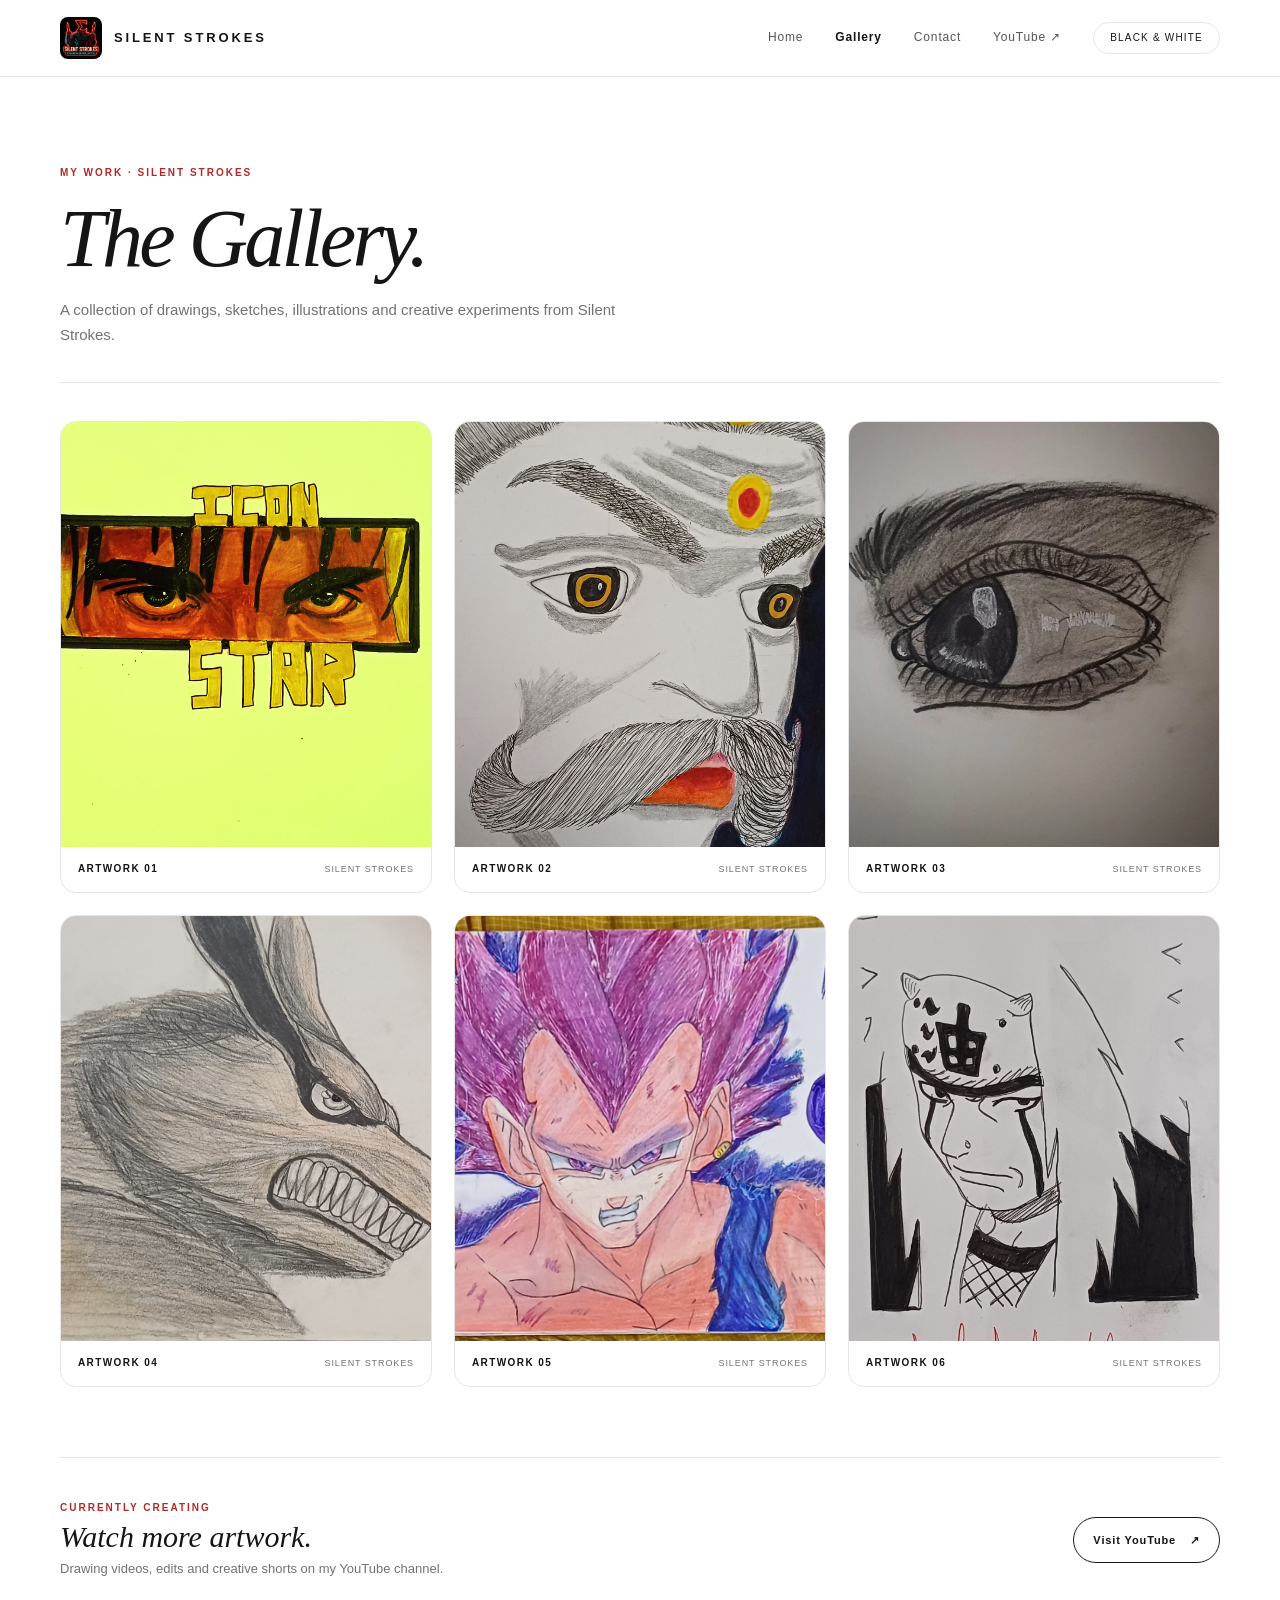
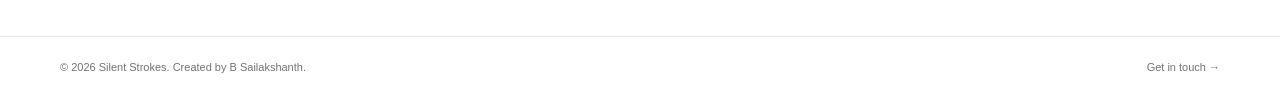
<file: gallery.html>
<!doctype html>
<html lang="en">
<head>
<meta charset="utf-8"><meta name="viewport" content="width=device-width,initial-scale=1">
<meta name="theme-color" content="#ffffff"><link rel="icon" type="image/png" href="drawing-pad-favicon.png"><meta name="description" content="Selected artwork from Silent Strokes by B Sailakshanth.">
<title>Gallery | Silent Strokes</title>
<style>
:root{color-scheme:light;--ink:#151515;--muted:#727272;--line:#e6e6e6;--soft:#f7f7f7;--red:#b32929;--white:#fff}*{box-sizing:border-box}html{scroll-behavior:smooth}body{margin:0;background:var(--white);color:var(--ink);font:15px/1.65 Arial,Helvetica,sans-serif}a{color:inherit}.wrap{width:min(1160px,calc(100% - 56px));margin:0 auto}.site-header{position:sticky;top:0;z-index:5;background:#ffffffed;backdrop-filter:blur(12px);border-bottom:1px solid var(--line)}.nav{min-height:76px;display:flex;align-items:center;justify-content:space-between;gap:28px}.brand{display:flex;align-items:center;gap:12px;text-decoration:none;white-space:nowrap}.brand-logo{width:42px;height:42px;object-fit:cover;border-radius:8px;display:block;flex:none}.brand-name{font-weight:800;font-size:13px;letter-spacing:.22em}.nav-links{display:flex;align-items:center;gap:clamp(14px,2.5vw,34px);font-size:12px;letter-spacing:.07em}.nav-links a{text-decoration:none;color:#555;transition:color .2s}.nav-links a:hover,.nav-links a[aria-current=page]{color:var(--ink);font-weight:700}.nav-links .mode{border:1px solid var(--line);border-radius:30px;padding:9px 16px;font-size:10px;letter-spacing:.12em;color:var(--ink)}.hero{padding:88px 0 34px;border-bottom:1px solid var(--line)}.eyebrow{font-size:10px;letter-spacing:.2em;text-transform:uppercase;font-weight:700;color:var(--red)}h1{font:italic 500 clamp(48px,7vw,82px)/1.06 Georgia,"Times New Roman",serif;letter-spacing:-.045em;margin:14px 0 16px}.intro{color:var(--muted);max-width:600px;margin:0;font-size:15px}.gallery{padding:38px 0 70px;display:grid;grid-template-columns:repeat(3,1fr);gap:22px}.art-card{margin:0;border:1px solid var(--line);border-radius:16px;overflow:hidden;background:var(--white);transition:transform .22s ease,box-shadow .22s ease}.art-card:hover{transform:translateY(-4px);box-shadow:0 14px 34px #00000012}.art{aspect-ratio:4/4.6;overflow:hidden;background:#f2f2f2}.art img{width:100%;height:100%;object-fit:cover;display:block;transition:transform .6s ease}.art-card:hover .art img{transform:scale(1.035)}.caption{padding:14px 17px;display:flex;justify-content:space-between;align-items:center;font-size:10px;letter-spacing:.14em;font-weight:700}.caption small{font-size:9px;font-weight:400;color:var(--muted);letter-spacing:.1em}.more{border-top:1px solid var(--line);padding:42px 0 56px;display:flex;align-items:center;justify-content:space-between;gap:24px}.more h2{font:italic 500 30px Georgia,serif;margin:4px 0}.more p{font-size:13px;color:var(--muted);margin:0}.button{display:inline-flex;align-items:center;gap:14px;padding:13px 19px;border:1px solid #191919;border-radius:30px;text-decoration:none;font-size:11px;font-weight:700;letter-spacing:.08em;transition:background .2s,color .2s}.button:hover{background:#171717;color:#fff}.footer{border-top:1px solid var(--line);padding:21px 0;color:var(--muted);font-size:11px}.footer-inner{display:flex;justify-content:space-between;align-items:center;gap:18px}.footer a{text-decoration:none}.footer a:hover{color:var(--ink)}@media(max-width:760px){.wrap{width:min(100% - 36px,1160px)}.nav{min-height:68px;gap:14px}.brand-name{font-size:11px}.nav-links{gap:14px}.nav-links .optional{display:none}.gallery{grid-template-columns:repeat(2,1fr);gap:14px}.hero{padding-top:64px}}@media(max-width:480px){.wrap{width:calc(100% - 28px)}.brand-logo{width:36px;height:36px}.brand-name{letter-spacing:.14em;font-size:10px}.nav-links{gap:11px;font-size:11px}.nav-links .mode{display:none}.gallery{gap:10px;padding:25px 0 44px}.caption{padding:11px 10px;font-size:9px}.caption small{font-size:8px}.more{align-items:flex-start;flex-direction:column}.footer-inner{align-items:flex-start;flex-direction:column;gap:5px}}
.nav-links .mode{font:inherit;font-size:10px;line-height:1.2;cursor:pointer;background:transparent;white-space:nowrap}
.nav-links .mode:hover{background:var(--ink);color:var(--white)}
body.bw{color-scheme:dark;--ink:#f2f2f2;--muted:#b8b8b8;--line:#383838;--soft:#1a1a1a;--red:#ff5555;--white:#101010;background:var(--white);color:var(--ink)}
body.bw .site-header{background:#101010ed;border-color:var(--line)}
body.bw .nav-links a{color:#b9b9b9}
body.bw .nav-links .mode{color:var(--ink);border-color:var(--line)}
body.bw .nav-links .mode:hover{background:#f2f2f2;color:#111}
body.bw .contact-card{background:#181818}
body.bw .art{background:#1b1b1b}
body.bw .button{border-color:var(--ink)}
body.bw .button:hover{background:var(--ink);color:var(--white)}
@media(max-width:480px){.nav{gap:8px}.brand{gap:8px}.brand-name{letter-spacing:.1em;font-size:9px}.nav-links{gap:8px;font-size:10px}.nav-links a:first-child{display:none}.nav-links .mode{display:inline-flex;padding:7px 8px;font-size:8px;letter-spacing:.04em}}.art-button{display:block;width:100%;height:100%;padding:0;border:0;background:transparent;cursor:zoom-in}
.art-button:focus-visible{outline:3px solid var(--red);outline-offset:-3px}
.lightbox{position:fixed;inset:0;z-index:100;display:none;align-items:center;justify-content:center;padding:58px 22px;background:rgba(0,0,0,.94);touch-action:manipulation}
.lightbox.is-open{display:flex}
.lightbox-image{display:block;max-width:min(92vw,1300px);max-height:88vh;object-fit:contain;border-radius:8px}
.lightbox-close{position:absolute;top:16px;right:18px;width:46px;height:46px;border:1px solid #ffffff77;border-radius:50%;background:#171717;color:#fff;font:300 30px/1 Arial,sans-serif;cursor:pointer}
.lightbox-close:hover{background:#fff;color:#111}</style></head>
<body><header class="site-header"><nav class="nav wrap" aria-label="Main navigation"><a class="brand" href="https://silent-strokes.github.io/silent-strokes/" aria-label="Silent Strokes home"><img class="brand-logo" src="drawing-pad-favicon.png" alt="Silent Strokes illustrated logo"><span class="brand-name">SILENT STROKES</span></a><div class="nav-links"><a href="https://silent-strokes.github.io/silent-strokes/">Home</a><a href="gallery.html" aria-current="page">Gallery</a><a href="contact.html">Contact</a><a class="optional" href="https://www.youtube.com/@sailaksh_drawin_7_official?si=NImZdxwD8kOdMG9W" target="_blank" rel="noopener noreferrer">YouTube ↗</a><button class="mode" type="button" id="themeToggle" aria-pressed="false">BLACK &amp; WHITE</button></div></nav></header>
<main class="wrap"><section class="hero"><div class="eyebrow">My work · Silent Strokes</div><h1>The Gallery.</h1><p class="intro">A collection of drawings, sketches, illustrations and creative experiments from Silent Strokes.</p></section>
<section class="gallery" aria-label="Six artworks">
<figure class="art-card"><div class="art"><button class="art-button" type="button" data-full="assets/gallery-art/artwork-01.jpg" aria-label="Zoom artwork"><img src="assets/gallery-art/artwork-01.jpg" alt="Colored anime eye portrait with bright yellow highlights" loading="lazy"></button></div><figcaption class="caption">ARTWORK 01 <small>SILENT STROKES</small></figcaption></figure>
<figure class="art-card"><div class="art"><button class="art-button" type="button" data-full="assets/gallery-art/artwork-02.jpg" aria-label="Zoom artwork"><img src="assets/gallery-art/artwork-02.jpg" alt="Pencil and color portrait of an anime character" loading="lazy"></button></div><figcaption class="caption">ARTWORK 02 <small>SILENT STROKES</small></figcaption></figure>
<figure class="art-card"><div class="art"><button class="art-button" type="button" data-full="assets/gallery-art/artwork-03.webp" aria-label="Zoom artwork"><img src="assets/gallery-art/artwork-03.webp" alt="Detailed graphite drawing of an eye" loading="lazy"></button></div><figcaption class="caption">ARTWORK 03 <small>SILENT STROKES</small></figcaption></figure>
<figure class="art-card"><div class="art"><button class="art-button" type="button" data-full="assets/gallery-art/artwork-04.jpg" aria-label="Zoom artwork"><img src="assets/gallery-art/artwork-04.jpg" alt="Pencil drawing of an animal face" loading="lazy"></button></div><figcaption class="caption">ARTWORK 04 <small>SILENT STROKES</small></figcaption></figure>
<figure class="art-card"><div class="art"><button class="art-button" type="button" data-full="assets/gallery-art/artwork-05.jpg" aria-label="Zoom artwork"><img src="assets/gallery-art/artwork-05.jpg" alt="Colorful anime character drawing" loading="lazy"></button></div><figcaption class="caption">ARTWORK 05 <small>SILENT STROKES</small></figcaption></figure>
<figure class="art-card"><div class="art"><button class="art-button" type="button" data-full="assets/gallery-art/artwork-06.jpg" aria-label="Zoom artwork"><img src="assets/gallery-art/artwork-06.jpg" alt="Black and white anime character illustration" loading="lazy"></button></div><figcaption class="caption">ARTWORK 06 <small>SILENT STROKES</small></figcaption></figure>
</section><section class="more"><div><div class="eyebrow">Currently creating</div><h2>Watch more artwork.</h2><p>Drawing videos, edits and creative shorts on my YouTube channel.</p></div><a class="button" href="https://www.youtube.com/@sailaksh_drawin_7_official?si=NImZdxwD8kOdMG9W" target="_blank" rel="noopener noreferrer">Visit YouTube <span aria-hidden="true">↗</span></a></section></main><div class="lightbox" id="artworkLightbox" role="dialog" aria-modal="true" aria-label="Artwork preview" aria-hidden="true"><button class="lightbox-close" id="lightboxClose" type="button" aria-label="Close artwork preview">×</button><img class="lightbox-image" id="lightboxImage" alt=""></div>
<footer class="footer"><div class="footer-inner wrap"><span>© 2026 Silent Strokes. Created by B Sailakshanth.</span><a href="contact.html">Get in touch →</a></div></footer><script>
(()=>{
 const lightbox=document.getElementById('artworkLightbox');
 const preview=document.getElementById('lightboxImage');
 const closeButton=document.getElementById('lightboxClose');
 if(!lightbox||!preview||!closeButton)return;
 let opener=null;
 document.querySelectorAll('.art-button').forEach(button=>button.addEventListener('click',()=>{
  opener=button;
  preview.src=button.dataset.full;
  preview.alt=button.querySelector('img')?.alt||'Artwork preview';
  lightbox.classList.add('is-open');
  lightbox.setAttribute('aria-hidden','false');
  document.body.style.overflow='hidden';
  closeButton.focus();
 }));
 function close(){
  if(!lightbox.classList.contains('is-open'))return;
  lightbox.classList.remove('is-open');
  lightbox.setAttribute('aria-hidden','true');
  preview.src='';
  document.body.style.overflow='';
  if(opener?.isConnected)opener.focus();
 }
 closeButton.addEventListener('click',close);
 lightbox.addEventListener('click',event=>{if(event.target===lightbox)close()});
 document.addEventListener('keydown',event=>{if(event.key==='Escape')close()});
})();
</script><script>
(()=>{
 const toggle=document.getElementById('themeToggle');
 if(!toggle)return;
 const key='silentStrokesBW';
 function apply(enabled,save){
  document.body.classList.toggle('bw',enabled);
  toggle.setAttribute('aria-pressed',String(enabled));
  toggle.textContent=enabled?'COLOUR MODE':'BLACK & WHITE';
  if(save){try{localStorage.setItem(key,String(enabled))}catch{}}
 }
 let saved=false;
 try{saved=localStorage.getItem(key)==='true'}catch{}
 apply(saved,false);
 toggle.addEventListener('click',()=>apply(!document.body.classList.contains('bw'),true));
})();
</script></body></html>
</file>
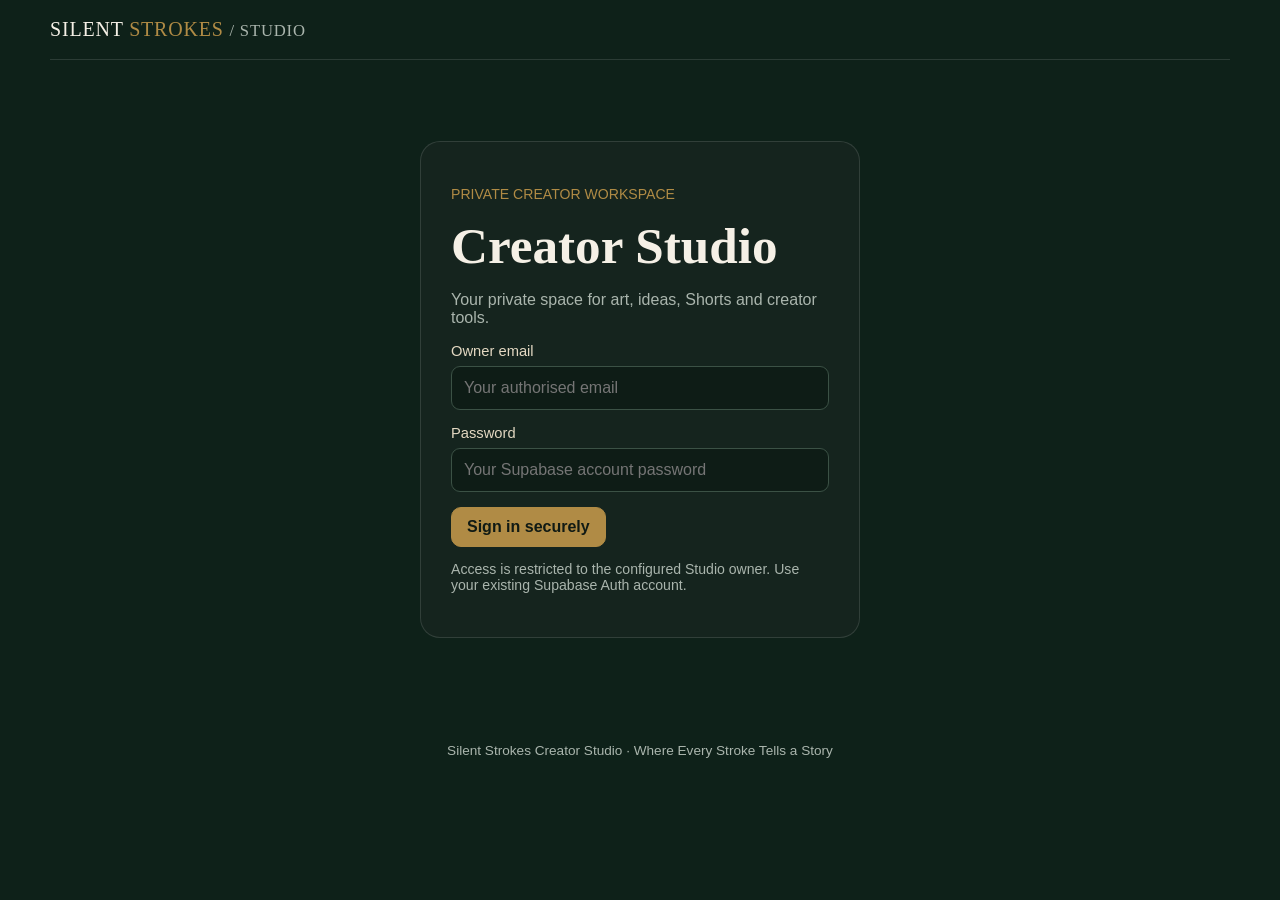
<file: studio.html>
<!DOCTYPE html>
<html lang="en">
<head>
  <meta charset="UTF-8">
  <meta name="viewport" content="width=device-width, initial-scale=1">
  <meta name="theme-color" content="#0e2119">
  <title>Silent Strokes Creator Studio</title>
  <link rel="icon" type="image/png" href="./studio-favicon.png">

  <style>
    :root {
      --cream: #f5f0e6;
      --green: #0e2119;
      --dark: #15241e;
      --gold: #b08b45;
      --muted: #aab5ad;
      --line: rgba(255,255,255,.12);
      --panel: #192d24;
      --danger: #f0a4a4;
    }

    * { box-sizing: border-box; }

    body {
      margin: 0;
      background: var(--green);
      color: var(--cream);
      font-family: Inter, "Segoe UI", Arial, sans-serif;
      min-height: 100vh;
    }

    button, input, textarea, select { font: inherit; }
    button { cursor: pointer; }

    .hidden { display: none !important; }

    .muted { color: var(--muted); }
    .gold { color: var(--gold); }
    .small { font-size: .88rem; }
    .wrap { width: min(1180px, 94%); margin: auto; }

    .topbar {
      display: flex;
      justify-content: space-between;
      align-items: center;
      gap: 16px;
      padding: 18px 0;
      border-bottom: 1px solid var(--line);
    }

    .brand {
      font-family: Georgia, serif;
      font-size: 1.25rem;
      letter-spacing: .04em;
    }

    .brand span { color: var(--gold); }

    .button {
      border: 1px solid var(--gold);
      border-radius: 10px;
      padding: 10px 15px;
      color: var(--cream);
      background: transparent;
      transition: .2s;
    }

    .button:hover { background: rgba(176,139,69,.14); }
    .button.primary { background: var(--gold); color: #101a14; font-weight: 700; }
    .button.danger { border-color: #a65e5e; color: #ffc7c7; }
    .button:disabled { opacity: .5; cursor: not-allowed; }

    .auth {
      max-width: 440px;
      margin: 9vh auto;
      padding: 30px;
      border: 1px solid var(--line);
      border-radius: 20px;
      background: var(--dark);
    }

    h1, h2, h3 { font-family: Georgia, "Times New Roman", serif; }
    h1 { font-size: clamp(2rem, 5vw, 3.2rem); margin: 12px 0; }
    h2 { margin-top: 0; }
    h3 { margin-top: 0; }

    .field { margin: 15px 0; }
    label { display: block; margin-bottom: 7px; color: #e3d8c2; font-size: .92rem; }

    input, textarea, select {
      width: 100%;
      color: var(--cream);
      background: #0e1c16;
      border: 1px solid #3b5145;
      border-radius: 9px;
      padding: 12px;
      outline: none;
    }

    input:focus, textarea:focus, select:focus { border-color: var(--gold); }
    textarea { min-height: 110px; resize: vertical; }
    input[type="file"] { padding: 9px; }
    input[type="checkbox"] { width: auto; }

    .notice {
      margin-top: 14px;
      padding: 11px 13px;
      border-radius: 9px;
      background: rgba(255,255,255,.05);
      overflow-wrap: anywhere;
    }

    .notice.error { color: var(--danger); }
    .notice.success { color: #bde7c6; }

    .layout {
      display: grid;
      grid-template-columns: 220px minmax(0, 1fr);
      gap: 24px;
      padding: 25px 0 60px;
    }

    .sidebar {
      align-self: start;
      position: sticky;
      top: 12px;
      background: var(--dark);
      border: 1px solid var(--line);
      border-radius: 16px;
      padding: 12px;
    }

    .nav { display: grid; gap: 5px; }

    .nav button {
      text-align: left;
      padding: 12px;
      color: var(--cream);
      border: 0;
      border-radius: 9px;
      background: transparent;
    }

    .nav button:hover, .nav button.active {
      background: rgba(176,139,69,.17);
      color: #f4d89d;
    }

    .content { min-width: 0; }
    .page { display: none; }
    .page.active { display: block; }

    .hero, .panel, .stat {
      background: var(--dark);
      border: 1px solid var(--line);
      border-radius: 16px;
      padding: 22px;
    }

    .hero { margin-bottom: 18px; }
    .grid { display: grid; grid-template-columns: repeat(2, minmax(0,1fr)); gap: 16px; }
    .stats { display: grid; grid-template-columns: repeat(3, minmax(0,1fr)); gap: 12px; margin-top: 20px; }
    .stat strong { display: block; font-size: 1.8rem; color: var(--gold); margin-top: 8px; }
    .panel { margin-bottom: 16px; min-width: 0; }

    .row { display: flex; align-items: center; flex-wrap: wrap; gap: 10px; }
    .row.between { justify-content: space-between; }
    .item-list { display: grid; gap: 10px; margin-top: 16px; }

    .item {
      border: 1px solid var(--line);
      border-radius: 10px;
      padding: 14px;
      overflow-wrap: anywhere;
    }

    .item p { white-space: pre-wrap; }
    .item-actions { display: flex; gap: 8px; flex-wrap: wrap; margin-top: 10px; }
    .item-actions .button { padding: 7px 10px; font-size: .85rem; }

    .avatar {
      width: 112px;
      height: 112px;
      border-radius: 50%;
      object-fit: cover;
      border: 2px solid var(--gold);
      background: var(--panel);
    }

    .avatar-placeholder {
      width: 112px;
      height: 112px;
      border-radius: 50%;
      display: grid;
      place-items: center;
      font-size: 2.3rem;
      color: var(--gold);
      background: var(--panel);
      border: 2px solid var(--gold);
    }

    .chat-log {
      display: grid;
      gap: 12px;
      margin: 16px 0;
    }

    .bubble {
      border: 1px solid var(--line);
      border-radius: 12px;
      padding: 13px;
      white-space: pre-wrap;
      overflow-wrap: anywhere;
    }

    .bubble.user { border-color: rgba(176,139,69,.55); }
    .bubble.assistant { background: rgba(255,255,255,.04); }

    .chat-form { display: grid; gap: 10px; }
    .footer { text-align: center; color: var(--muted); padding: 24px 0; font-size: .85rem; }

    body.light-theme {
      --cream: #19271f;
      --green: #f5f0e6;
      --dark: #fffdf8;
      --muted: #626c64;
      --line: rgba(20,40,28,.16);
      --panel: #eee7d9;
    }

    body.light-theme input,
    body.light-theme textarea,
    body.light-theme select {
      color: #19271f;
      background: #fffdf8;
      border-color: #c9c0ae;
    }

    body.light-theme .nav button { color: #19271f; }

    @media (max-width: 760px) {
      .layout { grid-template-columns: 1fr; }
      .sidebar { position: static; }
      .nav { grid-template-columns: repeat(2, minmax(0,1fr)); }
      .grid, .stats { grid-template-columns: 1fr; }
      .auth { margin: 5vh auto; padding: 22px; }
    }
  </style>
</head>

<body>
  <header class="wrap topbar">
    <div class="brand">SILENT <span>STROKES</span> <small class="muted">/ STUDIO</small></div>
    <div class="row">
      <span id="ownerLabel" class="muted small"></span>
      <button id="signOut" class="button hidden" type="button">Sign out</button>
    </div>
  </header>

  <main class="wrap">
    <section id="authView" class="auth">
      <p class="gold small">PRIVATE CREATOR WORKSPACE</p>
      <h1>Creator Studio</h1>
      <p class="muted">Your private space for art, ideas, Shorts and creator tools.</p>

      <form id="loginForm">
        <div class="field">
          <label for="email">Owner email</label>
          <input id="email" type="email" autocomplete="username" required
                 placeholder="Your authorised email">
        </div>
        <div class="field">
          <label for="password">Password</label>
          <input id="password" type="password" autocomplete="current-password" required
                 placeholder="Your Supabase account password">
        </div>
        <button class="button primary" type="submit" id="loginButton">Sign in securely</button>
      </form>
      <div id="authStatus" class="notice hidden" role="status"></div>
      <p class="muted small">Access is restricted to the configured Studio owner. Use your existing Supabase Auth account.</p>
    </section>

    <section id="appView" class="hidden">
      <div class="layout">
        <aside class="sidebar">
          <nav class="nav" id="nav">
            <button class="active" data-page="dashboard">⌂ Dashboard</button>
            <button data-page="artwork">✦ Artwork</button>
            <button data-page="shorts">▶ Shorts</button>
            <button data-page="notes">▤ Notes</button>
            <button data-page="analytics">▥ Analytics</button>
            <button data-page="ai">✧ Science Spokes AI</button>
            <button data-page="profile">◎ My Profile</button>
            <button data-page="themes">◐ Themes</button>
          </nav>
        </aside>

        <div class="content">
          <section class="page active" id="page-dashboard">
            <div class="hero">
              <p class="gold small">WHERE EVERY STROKE TELLS A STORY</p>
              <h1>Your creative world.</h1>
              <p class="muted">Welcome to your private Silent Strokes workspace.</p>
              <div class="stats">
                <div class="stat">Artwork records<strong id="statArtwork">0</strong></div>
                <div class="stat">Shorts records<strong id="statShorts">0</strong></div>
                <div class="stat">Saved notes<strong id="statNotes">0</strong></div>
              </div>
            </div>
            <div class="panel">
              <h2>Studio overview</h2>
              <p id="overviewText" class="muted">Your private records will appear here after the database is connected.</p>
              <button class="button" type="button" data-go="artwork">Open artwork</button>
              <button class="button" type="button" data-go="ai">Ask Science Spokes AI</button>
            </div>
          </section>

          <section class="page" id="page-artwork">
            <div class="panel">
              <h2>Artwork library</h2>
              <p class="muted">Save artwork details and optionally upload an image to your private Studio storage.</p>
              <form id="artworkForm">
                <input id="artworkId" type="hidden">
                <div class="field"><label for="artworkTitle">Artwork title</label><input id="artworkTitle" required maxlength="160"></div>
                <div class="field"><label for="artworkDescription">Description</label><textarea id="artworkDescription" maxlength="5000"></textarea></div>
                <div class="field"><label for="artworkFile">Artwork image (PNG, JPEG or WebP; max 5 MB)</label><input id="artworkFile" type="file" accept="image/png,image/jpeg,image/webp"></div>
                <div class="row"><button class="button primary" type="submit">Save artwork</button><button class="button" id="cancelArtwork" type="button">Clear form</button></div>
              </form>
              <div id="artworkStatus" class="notice hidden" role="status"></div>
              <div id="artworkList" class="item-list"></div>
            </div>
          </section>

          <section class="page" id="page-shorts">
            <div class="panel">
              <h2>Shorts planner</h2>
              <p class="muted">Keep track of ideas, titles, links and publishing status.</p>
              <form id="shortsForm">
                <input id="shortId" type="hidden">
                <div class="field"><label for="shortTitle">Short title / idea</label><input id="shortTitle" required maxlength="160"></div>
                <div class="field"><label for="shortDescription">Description or script</label><textarea id="shortDescription" maxlength="5000"></textarea></div>
                <div class="field"><label for="shortUrl">Published video URL (optional)</label><input id="shortUrl" type="url" placeholder="https://www.youtube.com/shorts/..."></div>
                <div class="field"><label for="shortStatus">Status</label><select id="shortStatus"><option>Idea</option><option>Planning</option><option>Ready</option><option>Published</option></select></div>
                <div class="row"><button class="button primary" type="submit">Save Short</button><button class="button" id="cancelShort" type="button">Clear form</button></div>
              </form>
              <div id="shortsStatus" class="notice hidden" role="status"></div>
              <div id="shortsList" class="item-list"></div>
            </div>
          </section>

          <section class="page" id="page-notes">
            <div class="panel">
              <h2>Private notes</h2>
              <form id="notesForm">
                <input id="noteId" type="hidden">
                <div class="field"><label for="noteTitle">Note title</label><input id="noteTitle" required maxlength="160"></div>
                <div class="field"><label for="noteBody">Your note</label><textarea id="noteBody" required maxlength="10000"></textarea></div>
                <div class="row"><button class="button primary" type="submit">Save note</button><button class="button" id="cancelNote" type="button">Clear form</button></div>
              </form>
              <div id="notesStatus" class="notice hidden" role="status"></div>
              <div id="notesList" class="item-list"></div>
            </div>
          </section>

          <section class="page" id="page-analytics">
            <div class="panel">
              <h2>Studio analytics</h2>
              <p class="muted">This page reports the number of records saved in your private Studio database. It does not claim to be live YouTube analytics.</p>
              <div class="stats">
                <div class="stat">Artwork<strong id="analyticsArtwork">0</strong></div>
                <div class="stat">Shorts<strong id="analyticsShorts">0</strong></div>
                <div class="stat">Notes<strong id="analyticsNotes">0</strong></div>
              </div>
              <div class="field"><label for="analyticsDate">Report generated</label><input id="analyticsDate" readonly></div>
              <button class="button" id="refreshData" type="button">Refresh analytics</button>
              <div id="analyticsStatus" class="notice hidden" role="status"></div>
            </div>
          </section>

          <section class="page" id="page-ai">
            <div class="panel">
              <p class="gold small">YOUR CREATIVE AI COMPANION</p>
              <h2>Science Spokes AI</h2>
              <p class="muted">Ask questions, explore science concepts, brainstorm artwork, or develop video ideas.</p>
              <div id="chatLog" class="chat-log" aria-live="polite">
                <div class="bubble assistant">Hello! I'm Science Spokes AI. What would you like to explore today?</div>
              </div>
              <form id="aiForm" class="chat-form">
                <label for="aiMessage">Your message</label>
                <textarea id="aiMessage" required maxlength="4000" placeholder="Ask Science Spokes AI..."></textarea>
                <div class="row">
                  <button class="button primary" id="aiSend" type="submit">Send message</button>
                  <button class="button" id="clearChat" type="button">Clear conversation</button>
                </div>
              </form>
              <div id="aiStatus" class="notice hidden" role="status"></div>
            </div>
          </section>

          <section class="page" id="page-profile">
            <div class="panel">
              <h2>My Profile</h2>
              <p class="muted">Manage your private Creator Studio profile. Your profile picture is stored in a private bucket, not a public image URL.</p>
              <div class="row" style="align-items:center;margin:20px 0">
                <img id="profileAvatar" class="avatar hidden" alt="Your profile picture">
                <div id="profileAvatarPlaceholder" class="avatar-placeholder" aria-label="Profile picture placeholder">◎</div>
                <div class="small muted">PNG, JPEG or WebP · Maximum 5 MB</div>
              </div>
              <div class="field">
                <label for="profileFile">Upload profile picture</label>
                <input id="profileFile" type="file" accept="image/png,image/jpeg,image/webp">
              </div>
              <form id="profileForm">
                <div class="field"><label for="profileDisplayName">Display name</label><input id="profileDisplayName" maxlength="100" placeholder="Your display name"></div>
                <div class="field"><label for="profileUsername">Username</label><input id="profileUsername" maxlength="40" placeholder="Your username"></div>
                <div class="field"><label for="profileBio">Bio</label><textarea id="profileBio" maxlength="1000" placeholder="A little about your creative journey"></textarea></div>
                <div class="field"><label for="profileAccountId">Supabase account ID</label><input id="profileAccountId" readonly></div>
                <button class="button primary" type="submit">Save profile</button>
              </form>
              <div id="profileStatus" class="notice hidden" role="status"></div>
            </div>
          </section>

          <section class="page" id="page-themes">
            <div class="panel">
              <h2>Studio appearance</h2>
              <p class="muted">Choose the look that suits your workspace.</p>
              <div class="row">
                <button class="button primary" id="darkTheme" type="button">Luxury dark</button>
                <button class="button" id="lightTheme" type="button">Light cream</button>
              </div>
              <p class="small muted">Your theme selection is saved in this browser.</p>
            </div>
          </section>
        </div>
      </div>
    </section>
  </main>

  <footer class="wrap footer">Silent Strokes Creator Studio · Where Every Stroke Tells a Story</footer>

  <script src="./supabase-config.js"></script>
  <script type="module">
    import { createClient } from "https://esm.sh/@supabase/supabase-js@2";

    const cfg = window.SS_CONFIG || {};
    const OWNER_EMAIL = "sailaksh07@outlook.com";
    const PROFILE_BUCKET = "studio-profile-pictures";
    const ART_BUCKET = "studio-private-files";
    const $ = (id) => document.getElementById(id);

    let db = null;
    let user = null;
    let records = [];
    let profileAvatarPath = null;
    let artworkUploadPath = null;

    const kinds = ["artwork", "short", "note"];

    function showStatus(id, message, type = "") {
      const el = $(id);
      el.textContent = message;
      el.className = "notice" + (type ? " " + type : "");
      el.classList.remove("hidden");
    }

    function clearStatus(id) {
      const el = $(id);
      el.textContent = "";
      el.className = "notice hidden";
    }

    function escapeText(value) {
      return String(value ?? "");
    }

    function setBusy(button, busy, busyText = "Please wait…") {
      if (!button.dataset.originalText) button.dataset.originalText = button.textContent;
      button.disabled = busy;
      button.textContent = busy ? busyText : button.dataset.originalText;
    }

    function page(name) {
      document.querySelectorAll(".page").forEach(p => p.classList.remove("active"));
      document.querySelectorAll(".nav button").forEach(b => b.classList.toggle("active", b.dataset.page === name));
      const target = $("page-" + name);
      if (target) target.classList.add("active");
    }

    function showApp() {
      $("authView").classList.add("hidden");
      $("appView").classList.remove("hidden");
      $("signOut").classList.remove("hidden");
      $("ownerLabel").textContent = user?.email || "Owner";
      page("dashboard");
      loadAll();
      loadStudioProfile();
    }

    async function verifyOwner(currentUser) {
      if (!currentUser?.id || !currentUser.email) throw new Error("No signed-in account was found.");

      if (currentUser.email.toLowerCase() !== OWNER_EMAIL.toLowerCase()) {
        throw new Error("This account is not authorised to access Creator Studio.");
      }

      // The database allowlist is an additional owner check.
      const { data, error } = await db
        .from("creator_studio_owners")
        .select("user_id")
        .eq("user_id", currentUser.id)
        .maybeSingle();

      if (error) throw new Error("Could not verify Studio owner access: " + error.message);
      if (!data) throw new Error("Your account is not listed in creator_studio_owners. Add the owner account in Supabase first.");
    }

    async function restoreSession() {
      const { data, error } = await db.auth.getSession();
      if (error) throw error;
      if (!data.session) return;

      user = data.session.user;
      try {
        await verifyOwner(user);
        showApp();
      } catch (err) {
        await db.auth.signOut();
        user = null;
        showStatus("authStatus", err.message, "error");
      }
    }

    async function boot() {
      if (!cfg.supabaseUrl || !cfg.supabaseAnonKey) {
        showStatus("authStatus", "Supabase configuration is missing. Check supabase-config.js and ensure it is in the same folder as studio.html.", "error");
        return;
      }

      db = createClient(cfg.supabaseUrl, cfg.supabaseAnonKey, {
        auth: { persistSession: true, autoRefreshToken: true, detectSessionInUrl: true }
      });

      $("loginForm").addEventListener("submit", async (event) => {
        event.preventDefault();
        clearStatus("authStatus");
        const button = $("loginButton");
        setBusy(button, true, "Signing in…");

        try {
          const email = $("email").value.trim();
          const password = $("password").value;
          const { data, error } = await db.auth.signInWithPassword({ email, password });
          if (error) throw error;

          user = data.user;
          await verifyOwner(user);
          showApp();
        } catch (err) {
          await db.auth.signOut();
          user = null;
          showStatus("authStatus", err.message || "Sign-in failed.", "error");
        } finally {
          setBusy(button, false);
        }
      });

      $("signOut").addEventListener("click", async () => {
        await db.auth.signOut();
        user = null;
        $("appView").classList.add("hidden");
        $("authView").classList.remove("hidden");
        $("signOut").classList.add("hidden");
        $("ownerLabel").textContent = "";
        showStatus("authStatus", "You have signed out.", "success");
      });

      $("nav").addEventListener("click", (event) => {
        const button = event.target.closest("button[data-page]");
        if (!button) return;
        page(button.dataset.page);
        if (button.dataset.page === "profile") loadStudioProfile();
      });

      document.querySelectorAll("[data-go]").forEach(button => {
        button.addEventListener("click", () => page(button.dataset.go));
      });

      $("darkTheme").addEventListener("click", () => {
        document.body.classList.remove("light-theme");
        localStorage.setItem("ss-studio-theme", "dark");
      });

      $("lightTheme").addEventListener("click", () => {
        document.body.classList.add("light-theme");
        localStorage.setItem("ss-studio-theme", "light");
      });

      if (localStorage.getItem("ss-studio-theme") === "light") {
        document.body.classList.add("light-theme");
      }

      wireItemForms();
      wireProfile();
      wireAI();

      $("refreshData").addEventListener("click", loadAll);
      await restoreSession();
    }

    async function loadAll() {
      if (!user) return;
      try {
        const { data, error } = await db.from("studio_items")
          .select("id,user_id,kind,title,description,url,status,storage_path,created_at")
          .eq("user_id", user.id)
          .order("created_at", { ascending: false });

        if (error) throw error;
        records = data || [];
        renderItems("artwork", "artworkList");
        renderItems("short", "shortsList");
        renderItems("note", "notesList");
        updateStats();
        $("analyticsDate").value = new Date().toLocaleString();
        showStatus("analyticsStatus", "Studio records refreshed.", "success");
        $("overviewText").textContent = records.length
          ? "Your saved records are loaded from your private Studio database."
          : "Your Studio is ready. Add artwork, plan a Short, or save a private note.";
      } catch (err) {
        showStatus("analyticsStatus", "Could not load Studio records: " + err.message + ". Check the studio_items table and its Row Level Security policies.", "error");
      }
    }

    function updateStats() {
      const counts = {
        artwork: records.filter(r => r.kind === "artwork").length,
        short: records.filter(r => r.kind === "short").length,
        note: records.filter(r => r.kind === "note").length
      };

      $("statArtwork").textContent = counts.artwork;
      $("statShorts").textContent = counts.short;
      $("statNotes").textContent = counts.note;
      $("analyticsArtwork").textContent = counts.artwork;
      $("analyticsShorts").textContent = counts.short;
      $("analyticsNotes").textContent = counts.note;
    }

    function renderItems(kind, containerId) {
      const container = $(containerId);
      container.replaceChildren();
      const list = records.filter(r => r.kind === kind);

      if (!list.length) {
        const empty = document.createElement("p");
        empty.className = "muted small";
        empty.textContent = "Nothing saved here yet.";
        container.appendChild(empty);
        return;
      }

      for (const record of list) {
        const item = document.createElement("article");
        item.className = "item";

        const title = document.createElement("h3");
        title.textContent = record.title || "Untitled";
        item.appendChild(title);

        if (record.description) {
          const desc = document.createElement("p");
          desc.textContent = record.description;
          item.appendChild(desc);
        }

        if (record.status) {
          const status = document.createElement("p");
          status.className = "small gold";
          status.textContent = "Status: " + record.status;
          item.appendChild(status);
        }

        if (record.url) {
          try {
            const url = new URL(record.url);
            if (url.protocol === "https:" || url.protocol === "http:") {
              const link = document.createElement("a");
              link.href = url.href;
              link.target = "_blank";
              link.rel = "noopener noreferrer";
              link.textContent = "Open link";
              link.className = "gold";
              item.appendChild(link);
            }
          } catch {}
        }

        if (record.storage_path && kind === "artwork") {
          const image = document.createElement("img");
          image.alt = "Private artwork preview";
          image.loading = "lazy";
          image.style.cssText = "display:block;max-width:100%;max-height:260px;border-radius:10px;margin-top:10px";
          item.appendChild(image);
          makeSignedUrl(ART_BUCKET, record.storage_path).then(url => {
            if (url) image.src = url;
          }).catch(() => {});
        }

        const actions = document.createElement("div");
        actions.className = "item-actions";

        const edit = document.createElement("button");
        edit.className = "button";
        edit.type = "button";
        edit.textContent = "Edit";
        edit.addEventListener("click", () => editRecord(record));
        actions.appendChild(edit);

        const remove = document.createElement("button");
        remove.className = "button danger";
        remove.type = "button";
        remove.textContent = "Delete";
        remove.addEventListener("click", () => deleteRecord(record));
        actions.appendChild(remove);

        item.appendChild(actions);
        container.appendChild(item);
      }
    }

    function wireItemForms() {
      $("artworkForm").addEventListener("submit", async (event) => {
        event.preventDefault();
        await saveItem("artwork", {
          title: $("artworkTitle").value.trim(),
          description: $("artworkDescription").value.trim(),
          status: "",
          url: ""
        }, "artworkStatus", $("artworkForm"));
      });

      $("shortsForm").addEventListener("submit", async (event) => {
        event.preventDefault();
        await saveItem("short", {
          title: $("shortTitle").value.trim(),
          description: $("shortDescription").value.trim(),
          url: $("shortUrl").value.trim(),
          status: $("shortStatus").value
        }, "shortsStatus", $("shortsForm"));
      });

      $("notesForm").addEventListener("submit", async (event) => {
        event.preventDefault();
        await saveItem("note", {
          title: $("noteTitle").value.trim(),
          description: $("noteBody").value.trim(),
          status: "",
          url: ""
        }, "notesStatus", $("notesForm"));
      });

      $("cancelArtwork").addEventListener("click", () => {
        $("artworkForm").reset();
        $("artworkId").value = "";
        artworkUploadPath = null;
        clearStatus("artworkStatus");
      });

      $("cancelShort").addEventListener("click", () => {
        $("shortsForm").reset();
        $("shortId").value = "";
        clearStatus("shortsStatus");
      });

      $("cancelNote").addEventListener("click", () => {
        $("notesForm").reset();
        $("noteId").value = "";
        clearStatus("notesStatus");
      });
    }

    async function saveItem(kind, values, statusId, form) {
      const button = form.querySelector('button[type="submit"]');
      setBusy(button, true, "Saving…");
      clearStatus(statusId);

      try {
        if (!user) throw new Error("Please sign in again.");

        let storagePath = null;
        if (kind === "artwork") {
          const file = $("artworkFile").files?.[0];

          if (file) {
            validateImage(file);
            const ext = file.type === "image/jpeg" ? "jpg" : file.type.split("/")[1];
            storagePath = `${user.id}/artwork-${crypto.randomUUID()}.${ext}`;

            const { error: uploadError } = await db.storage.from(ART_BUCKET).upload(storagePath, file, {
              upsert: false,
              contentType: file.type
            });
            if (uploadError) throw uploadError;
          } else {
            storagePath = artworkUploadPath;
          }
        }

        const idField = kind === "artwork" ? "artworkId" : kind === "short" ? "shortId" : "noteId";
        const id = $(idField).value;

        const payload = {
          user_id: user.id,
          kind,
          title: values.title,
          description: values.description,
          url: values.url || null,
          status: values.status || null,
          storage_path: storagePath || null
        };

        let result;
        if (id) {
          result = await db.from("studio_items").update(payload).eq("id", id).eq("user_id", user.id);
        } else {
          result = await db.from("studio_items").insert(payload);
        }

        if (result.error) throw result.error;

        form.reset();
        $(idField).value = "";
        artworkUploadPath = null;
        showStatus(statusId, "Saved successfully.", "success");
        await loadAll();
      } catch (err) {
        showStatus(statusId, "Could not save: " + err.message, "error");
      } finally {
        setBusy(button, false);
      }
    }

    function editRecord(record) {
      if (record.kind === "artwork") {
        $("artworkId").value = record.id;
        $("artworkTitle").value = record.title || "";
        $("artworkDescription").value = record.description || "";
        artworkUploadPath = record.storage_path || null;
        page("artwork");
        showStatus("artworkStatus", "Editing existing artwork. Choose a new image to replace the current one, or leave the image field empty to retain it.", "success");
      } else if (record.kind === "short") {
        $("shortId").value = record.id;
        $("shortTitle").value = record.title || "";
        $("shortDescription").value = record.description || "";
        $("shortUrl").value = record.url || "";
        $("shortStatus").value = record.status || "Idea";
        page("shorts");
      } else if (record.kind === "note") {
        $("noteId").value = record.id;
        $("noteTitle").value = record.title || "";
        $("noteBody").value = record.description || "";
        page("notes");
      }
    }

    async function deleteRecord(record) {
      if (!confirm(`Delete "${record.title}"? This cannot be undone.`)) return;

      try {
        const { error } = await db.from("studio_items")
          .delete().eq("id", record.id).eq("user_id", user.id);
        if (error) throw error;

        if (record.storage_path) {
          const { error: storageError } = await db.storage.from(ART_BUCKET).remove([record.storage_path]);
          if (storageError) console.warn("Record deleted, but its image could not be removed:", storageError.message);
        }

        await loadAll();
      } catch (err) {
        alert("Could not delete the record: " + err.message);
      }
    }

    function validateImage(file) {
      const allowed = ["image/png", "image/jpeg", "image/webp"];
      if (!allowed.includes(file.type)) throw new Error("Choose a PNG, JPEG or WebP image.");
      if (file.size > 5 * 1024 * 1024) throw new Error("The image must be 5 MB or smaller.");
    }

    async function makeSignedUrl(bucket, path) {
      const { data, error } = await db.storage.from(bucket).createSignedUrl(path, 3600);
      if (error) throw error;
      return data.signedUrl;
    }

    async function loadStudioProfile() {
      if (!user) return;

      $("profileAccountId").value = user.id;
      clearStatus("profileStatus");

      try {
        const { data, error } = await db.from("studio_profiles")
          .select("id,display_name,username,bio,avatar_path")
          .eq("id", user.id)
          .maybeSingle();

        if (error) throw error;

        if (data) {
          $("profileDisplayName").value = data.display_name || "";
          $("profileUsername").value = data.username || "";
          $("profileBio").value = data.bio || "";
          profileAvatarPath = data.avatar_path || null;

          if (profileAvatarPath) {
            const url = await makeSignedUrl(PROFILE_BUCKET, profileAvatarPath);
            $("profileAvatar").src = url;
            $("profileAvatar").classList.remove("hidden");
            $("profileAvatarPlaceholder").classList.add("hidden");
          } else {
            $("profileAvatar").classList.add("hidden");
            $("profileAvatarPlaceholder").classList.remove("hidden");
          }
        }
      } catch (err) {
        showStatus("profileStatus", "Could not load profile: " + err.message + ". Check the studio_profiles table and private Storage policies.", "error");
      }
    }

    function wireProfile() {
      $("profileFile").addEventListener("change", async () => {
        const file = $("profileFile").files?.[0];
        if (!file) return;

        try {
          validateImage(file);
          showStatus("profileStatus", "Uploading your private profile picture…");
          const ext = file.type === "image/jpeg" ? "jpg" : file.type.split("/")[1];
          const path = `${user.id}/profile.${ext}`;

          const { error } = await db.storage.from(PROFILE_BUCKET).upload(path, file, {
            upsert: true,
            contentType: file.type
          });
          if (error) throw error;

          profileAvatarPath = path;
          const url = await makeSignedUrl(PROFILE_BUCKET, path);
          $("profileAvatar").src = url;
          $("profileAvatar").classList.remove("hidden");
          $("profileAvatarPlaceholder").classList.add("hidden");

          showStatus("profileStatus", "Picture uploaded privately. Select Save profile to save the profile details and picture path.", "success");
        } catch (err) {
          showStatus("profileStatus", "Picture upload failed: " + err.message, "error");
        }
      });

      $("profileForm").addEventListener("submit", async (event) => {
        event.preventDefault();
        const button = $("profileForm").querySelector('button[type="submit"]');
        setBusy(button, true, "Saving…");

        try {
          const payload = {
            id: user.id,
            display_name: $("profileDisplayName").value.trim(),
            username: $("profileUsername").value.trim(),
            bio: $("profileBio").value.trim(),
            avatar_path: profileAvatarPath,
            updated_at: new Date().toISOString()
          };

          const { error } = await db.from("studio_profiles").upsert(payload, { onConflict: "id" });
          if (error) throw error;
          showStatus("profileStatus", "Your profile has been saved.", "success");
        } catch (err) {
          showStatus("profileStatus", "Could not save profile: " + err.message, "error");
        } finally {
          setBusy(button, false);
        }
      });
    }

    function addBubble(role, message) {
      const bubble = document.createElement("div");
      bubble.className = "bubble " + role;
      bubble.textContent = message;
      $("chatLog").appendChild(bubble);
      bubble.scrollIntoView({ block: "nearest", behavior: "smooth" });
    }

    function wireAI() {
      $("aiForm").addEventListener("submit", async (event) => {
        event.preventDefault();
        const message = $("aiMessage").value.trim();
        if (!message) return;

        const button = $("aiSend");
        setBusy(button, true, "Thinking…");
        clearStatus("aiStatus");
        addBubble("user", message);
        $("aiMessage").value = "";

        try {
          // The AI provider key must be stored as a Supabase Edge Function secret,
          // never in this HTML file or supabase-config.js.
          const { data, error } = await db.functions.invoke("ai-companion", {
            body: { message }
          });

          if (error) {
            let detail = error.message || "The AI function returned an error.";
            try {
              if (error.context && typeof error.context.json === "function") {
                const body = await error.context.json();
                detail = body.error || body.message || detail;
              }
            } catch {}
            throw new Error(detail);
          }

          const answer = data?.reply || data?.response || data?.answer || data?.message;
          if (typeof answer !== "string" || !answer.trim()) {
            throw new Error("The AI function responded, but no reply text was found. Check that ai-companion returns { reply: \"...\" }.");
          }

          addBubble("assistant", answer.trim());
        } catch (err) {
          showStatus("aiStatus", "Science Spokes AI could not respond: " + err.message + " Check that the ai-companion Edge Function is deployed, its secrets are configured, and its request/response format matches this page.", "error");
        } finally {
          setBusy(button, false);
        }
      });

      $("clearChat").addEventListener("click", () => {
        $("chatLog").replaceChildren();
        addBubble("assistant", "Conversation cleared. What would you like to explore next?");
        clearStatus("aiStatus");
      });
    }

    boot();
  </script>
</body>
</html>
</file>
